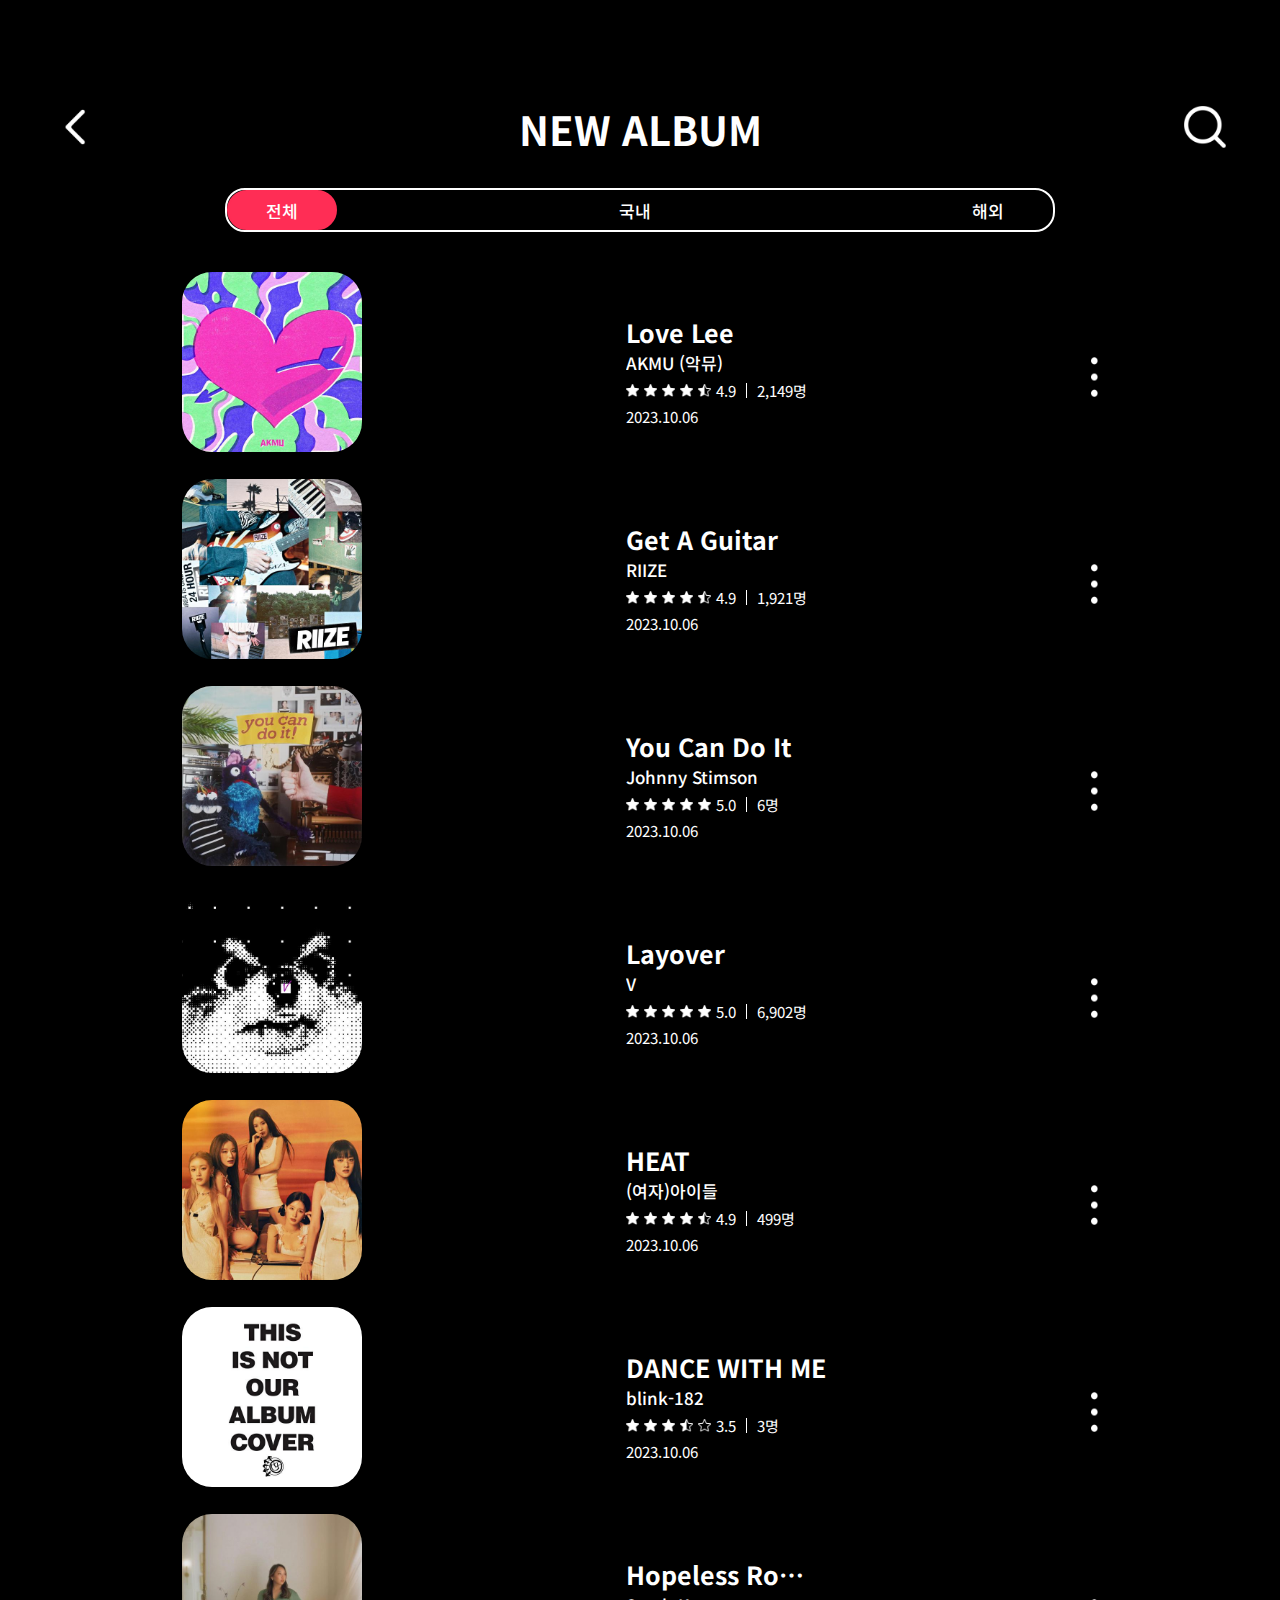
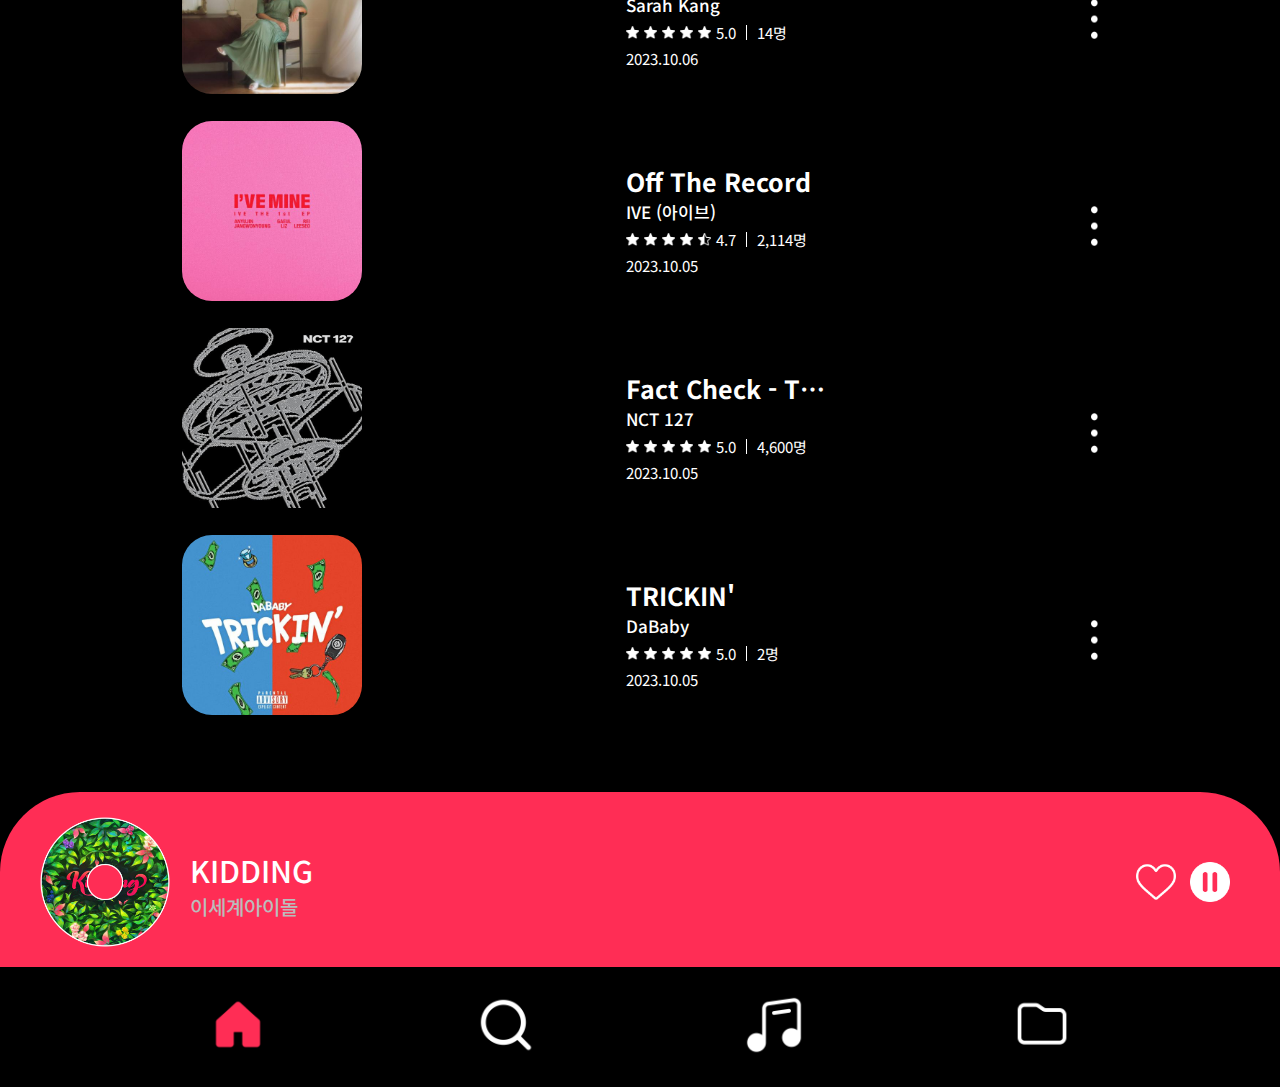
<file: album.html>
<!DOCTYPE html>
<html lang="ko">
<head>
    <meta charset="UTF-8">
    <meta name="viewport" content="width=device-width, initial-scale=1.0">
    <title>new album</title>
    <link rel="stylesheet" href="css/reset.css">
    <link rel="stylesheet" href="css/font.css">
    <link rel="stylesheet" href="css/album.css">
    <link rel="stylesheet" href="https://cdn.jsdelivr.net/npm/swiper@10/swiper-bundle.min.css" />
    <script src="https://cdn.jsdelivr.net/npm/swiper@10/swiper-bundle.min.js"></script>
    <script src="js/jquery-3.7.0.min.js"></script>
    <script src="js/jquery-ui.min.js"></script>
    <script src="js/album.js"></script>

</head>
<body>
    <div id="wrap">
        <!-- header -->
        <header>
            <div class="playlist_title">
                <div class="back">
                    <a href="main.html">
                        <img src="img/icon/back.png" alt="">
                    </a>
                </div>
                <div class="title">
                    <h2>NEW ALBUM</h2>
                </div>
                <div class="profile">
                    <a href="search.html"><img src="img/icon/search.png" alt=""></a>
                </div>
            </div>
        </header>

        <!-- new album -->
        <div class="new_album">
            <div class="new_album_tab">
                <nav class="tab">
                    <ul>
                        <li class="on"><button>전체</button></li>
                        <li><button>국내</button></li>
                        <li><button>해외</button></li>
                    </ul>
                </nav>
                <div class="tab_content on">
                    <div class="album">
                        <div class="album_box">
                            <div class="album_box_img">
                                <a href="album1.html">
                                    <img src="img/new-album/new-album1.jpg" alt="">
                                </a>
                            </div>
                            <div class="album_box_txt">
                                <p class="title">Love Lee</p>
                                <p class="artist">AKMU (악뮤)</p>
                                <div class="star_area">
                                    <div class="star">
                                        <img src="img/icon/star.png" alt="">
                                        <img src="img/icon/star.png" alt="">
                                        <img src="img/icon/star.png" alt="">
                                        <img src="img/icon/star.png" alt="">
                                        <img src="img/icon/star_half.png" alt="">
                                    </div>
                                    <div class="score">4.9</div>
                                    <span></span>
                                    <div class="like">2,149명</div>
                                </div>
                                <p class="month">2023.10.06</p>
                            </div>
                            <div class="more">
                                <a href="album1.html">
                                    <img src="img/icon/more.png" alt="">
                                </a>
                            </div>
                        </div>
                    </div>
                    <div class="album">
                        <div class="album_box">
                            <div class="album_box_img">
                                <a href="album2.html">
                                    <img src="img/new-album/new-album2.jpg" alt="">
                                </a>
                            </div>
                            <div class="album_box_txt">
                                <p class="title">Get A Guitar</p>
                                <p class="artist">RIIZE</p>
                                <div class="star_area">
                                    <div class="star">
                                        <img src="img/icon/star.png" alt="">
                                        <img src="img/icon/star.png" alt="">
                                        <img src="img/icon/star.png" alt="">
                                        <img src="img/icon/star.png" alt="">
                                        <img src="img/icon/star_half.png" alt="">
                                    </div>
                                    <div class="score">4.9</div>
                                    <span></span>
                                    <div class="like">1,921명</div>
                                </div>
                                <p class="month">2023.10.06</p>
                            </div>
                            <div class="more">
                                <a href="album2.html">
                                    <img src="img/icon/more.png" alt="">
                                </a>
                            </div>
                        </div>
                    </div>
                    <div class="album">
                        <div class="album_box">
                            <div class="album_box_img">
                                <img src="img/new-album/new-album6.jpg" alt="">
                            </div>
                            <div class="album_box_txt">
                                <p class="title">You Can Do It</p>
                                <p class="artist">Johnny Stimson</p>
                                <div class="star_area">

                                    <div class="star">
                                        <img src="img/icon/star.png" alt="">
                                        <img src="img/icon/star.png" alt="">
                                        <img src="img/icon/star.png" alt="">
                                        <img src="img/icon/star.png" alt="">
                                        <img src="img/icon/star.png" alt="">
                                    </div>
                                    <div class="score">5.0</div>
                                    <span></span>
                                    <div class="like">6명</div>
                                </div>
                                <p class="month">2023.10.06</p>
                            </div>
                            <div class="more">
                                <a href="">
                                    <img src="img/icon/more.png" alt="">
                                </a>
                            </div>
                        </div>
                    </div>
                    <div class="album">
                        <div class="album_box">
                            <div class="album_box_img">
                                <a href="album3.html">
                                    <img src="img/new-album/new-album3.jpg" alt="">
                                </a>
                            </div>
                            <div class="album_box_txt">
                                <p class="title">Layover</p>
                                <p class="artist">V</p>
                                <div class="star_area">
                                    
                                    <div class="star">
                                        <img src="img/icon/star.png" alt="">
                                        <img src="img/icon/star.png" alt="">
                                        <img src="img/icon/star.png" alt="">
                                        <img src="img/icon/star.png" alt="">
                                        <img src="img/icon/star.png" alt="">
                                    </div>
                                    <div class="score">5.0</div>
                                    <span></span>
                                    <div class="like">6,902명</div>
                                </div>
                                <p class="month">2023.10.06</p>
                            </div>
                            <div class="more">
                                <a href="album3.html">
                                    <img src="img/icon/more.png" alt="">
                                </a>
                            </div>
                        </div>
                    </div>
                    <div class="album">
                        <div class="album_box">
                            <div class="album_box_img">
                                <a href="album5.html">
                                    <img src="img/new-album/new-album7.jpg" alt="">
                                </a>
                            </div>
                            <div class="album_box_txt">
                                <p class="title">HEAT</p>
                                <p class="artist">(여자)아이들</p>
                                <div class="star_area">
                                    
                                    <div class="star">
                                        <img src="img/icon/star.png" alt="">
                                        <img src="img/icon/star.png" alt="">
                                        <img src="img/icon/star.png" alt="">
                                        <img src="img/icon/star.png" alt="">
                                        <img src="img/icon/star_half.png" alt="">
                                    </div>
                                    <div class="score">4.9</div>
                                    <span></span>
                                    <div class="like">499명</div>
                                </div>
                                <p class="month">2023.10.06</p>
                            </div>
                            <div class="more">
                                <a href="album5.html">
                                    <img src="img/icon/more.png" alt="">
                                </a>
                            </div>
                        </div>
                    </div>
                    <div class="album">
                        <div class="album_box">
                            <div class="album_box_img">
                                <img src="img/new-album/new-album8.jpg" alt="">
                            </div>
                            <div class="album_box_txt">
                                <p class="title">DANCE WITH ME</p>
                                <p class="artist">blink-182</p>
                                <div class="star_area">
                                    
                                    <div class="star">
                                        <img src="img/icon/star.png" alt="">
                                        <img src="img/icon/star.png" alt="">
                                        <img src="img/icon/star.png" alt="">
                                        <img src="img/icon/star_half.png" alt="">
                                        <img src="img/icon/star_x.png" alt="">
                                    </div>
                                    <div class="score">3.5</div>
                                    <span></span>
                                    <div class="like">3명</div>
                                </div>
                                <p class="month">2023.10.06</p>
                            </div>
                            <div class="more">
                                <a href="">
                                    <img src="img/icon/more.png" alt="">
                                </a>
                            </div>
                        </div>
                    </div>
                    <div class="album">
                        <div class="album_box">
                            <div class="album_box_img">
                                <img src="img/new-album/new-album9.jpg" alt="">
                            </div>
                            <div class="album_box_txt">
                                <p class="title">Hopeless Romantic</p>
                                <p class="artist">Sarah Kang</p>
                                <div class="star_area">
                                    
                                    <div class="star">
                                        <img src="img/icon/star.png" alt="">
                                        <img src="img/icon/star.png" alt="">
                                        <img src="img/icon/star.png" alt="">
                                        <img src="img/icon/star.png" alt="">
                                        <img src="img/icon/star.png" alt="">
                                    </div>
                                    <div class="score">5.0</div>
                                    <span></span>
                                    <div class="like">14명</div>
                                </div>
                                <p class="month">2023.10.06</p>
                            </div>
                            <div class="more">
                                <a href="">
                                    <img src="img/icon/more.png" alt="">
                                </a>
                            </div>
                        </div>
                    </div>
                    <div class="album">
                        <div class="album_box">
                            <div class="album_box_img">
                               <a href="album4.html">
                                    <img src="img/new-album/new-album4.jpg" alt="">
                               </a>
                            </div>
                            <div class="album_box_txt">
                                <p class="title">Off The Record</p>
                                <p class="artist">IVE (아이브)</p>
                                <div class="star_area">
                                    
                                    <div class="star">
                                        <img src="img/icon/star.png" alt="">
                                        <img src="img/icon/star.png" alt="">
                                        <img src="img/icon/star.png" alt="">
                                        <img src="img/icon/star.png" alt="">
                                        <img src="img/icon/star_half.png" alt="">
                                    </div>
                                    <div class="score">4.7</div>
                                    <span></span>
                                    <div class="like">2,114명</div>
                                </div>
                                <p class="month">2023.10.05</p>
                            </div>
                            <div class="more">
                                <a href="album4.html">
                                    <img src="img/icon/more.png" alt="">
                                </a>
                            </div>
                        </div>
                    </div>
                    <div class="album">
                        <div class="album_box">
                            <div class="album_box_img">
                                <img src="img/new-album/new-album5.jpg" alt="">
                            </div>
                            <div class="album_box_txt">
                                <p class="title">Fact Check - The 5th Album</p>
                                <p class="artist">NCT 127</p>
                                <div class="star_area">
                                    
                                    <div class="star">
                                        <img src="img/icon/star.png" alt="">
                                        <img src="img/icon/star.png" alt="">
                                        <img src="img/icon/star.png" alt="">
                                        <img src="img/icon/star.png" alt="">
                                        <img src="img/icon/star.png" alt="">
                                    </div>
                                    <div class="score">5.0</div>
                                    <span></span>
                                    <div class="like">4,600명</div>
                                </div>
                                <p class="month">2023.10.05</p>
                            </div>
                            <div class="more">
                                <a href="">
                                    <img src="img/icon/more.png" alt="">
                                </a>
                            </div>
                        </div>
                    </div>
                    <div class="album">
                        <div class="album_box">
                            <div class="album_box_img">
                                <img src="img/new-album/new-album10.jpg" alt="">
                            </div>
                            <div class="album_box_txt">
                                <p class="title">TRICKIN'</p>
                                <p class="artist">DaBaby</p>
                                <div class="star_area">
                                    
                                    <div class="star">
                                        <img src="img/icon/star.png" alt="">
                                        <img src="img/icon/star.png" alt="">
                                        <img src="img/icon/star.png" alt="">
                                        <img src="img/icon/star.png" alt="">
                                        <img src="img/icon/star.png" alt="">
                                    </div>
                                    <div class="score">5.0</div>
                                    <span></span>
                                    <div class="like">2명</div>
                                </div>
                                <p class="month">2023.10.05</p>
                            </div>
                            <div class="more">
                                <a href="">
                                    <img src="img/icon/more.png" alt="">
                                </a>
                            </div>
                        </div>
                    </div>
                </div>
                <div class="tab_content">
                    <div class="album">
                        <div class="album_box">
                            <div class="album_box_img">
                                <img src="img/new-album/new-album1.jpg" alt="">
                            </div>
                            <div class="album_box_txt">
                                <p class="title">Love Lee</p>
                                <p class="artist">AKMU (악뮤)</p>
                                <div class="star_area">
                                    <div class="star">
                                        <img src="img/icon/star.png" alt="">
                                        <img src="img/icon/star.png" alt="">
                                        <img src="img/icon/star.png" alt="">
                                        <img src="img/icon/star.png" alt="">
                                        <img src="img/icon/star_half.png" alt="">
                                    </div>
                                    <div class="score">4.9</div>
                                    <span></span>
                                    <div class="like">2,149명</div>
                                </div>
                                <p class="month">2023.10.06</p>
                            </div>
                            <div class="more">
                                <a href="">
                                    <img src="img/icon/more.png" alt="">
                                </a>
                            </div>
                        </div>
                    </div>
                    <div class="album">
                        <div class="album_box">
                            <div class="album_box_img">
                                <img src="img/new-album/new-album2.jpg" alt="">
                            </div>
                            <div class="album_box_txt">
                                <p class="title">Get A Guitar</p>
                                <p class="artist">RIIZE</p>
                                <div class="star_area">
                                    <div class="star">
                                        <img src="img/icon/star.png" alt="">
                                        <img src="img/icon/star.png" alt="">
                                        <img src="img/icon/star.png" alt="">
                                        <img src="img/icon/star.png" alt="">
                                        <img src="img/icon/star_half.png" alt="">
                                    </div>
                                    <div class="score">4.9</div>
                                    <span></span>
                                    <div class="like">1,921명</div>
                                </div>
                                <p class="month">2023.10.06</p>
                            </div>
                            <div class="more">
                                <a href="">
                                    <img src="img/icon/more.png" alt="">
                                </a>
                            </div>
                        </div>
                    </div>
                    <div class="album">
                        <div class="album_box">
                            <div class="album_box_img">
                                <img src="img/new-album/new-album3.jpg" alt="">
                            </div>
                            <div class="album_box_txt">
                                <p class="title">Layover</p>
                                <p class="artist">V</p>
                                <div class="star_area">
                                    
                                    <div class="star">
                                        <img src="img/icon/star.png" alt="">
                                        <img src="img/icon/star.png" alt="">
                                        <img src="img/icon/star.png" alt="">
                                        <img src="img/icon/star.png" alt="">
                                        <img src="img/icon/star.png" alt="">
                                    </div>
                                    <div class="score">5.0</div>
                                    <span></span>
                                    <div class="like">6,902명</div>
                                </div>
                                <p class="month">2023.10.06</p>
                            </div>
                            <div class="more">
                                <a href="">
                                    <img src="img/icon/more.png" alt="">
                                </a>
                            </div>
                        </div>
                    </div>
                    <div class="album">
                        <div class="album_box">
                            <div class="album_box_img">
                                <img src="img/new-album/new-album4.jpg" alt="">
                            </div>
                            <div class="album_box_txt">
                                <p class="title">Off The Record</p>
                                <p class="artist">IVE (아이브)</p>
                                <div class="star_area">
                                    
                                    <div class="star">
                                        <img src="img/icon/star.png" alt="">
                                        <img src="img/icon/star.png" alt="">
                                        <img src="img/icon/star.png" alt="">
                                        <img src="img/icon/star.png" alt="">
                                        <img src="img/icon/star_half.png" alt="">
                                    </div>
                                    <div class="score">4.7</div>
                                    <span></span>
                                    <div class="like">2,114명</div>
                                </div>
                                <p class="month">2023.10.05</p>
                            </div>
                            <div class="more">
                                <a href="">
                                    <img src="img/icon/more.png" alt="">
                                </a>
                            </div>
                        </div>
                    </div>
                    <div class="album">
                        <div class="album_box">
                            <div class="album_box_img">
                                <img src="img/new-album/new-album5.jpg" alt="">
                            </div>
                            <div class="album_box_txt">
                                <p class="title">Fact Check - The 5th Album</p>
                                <p class="artist">NCT 127</p>
                                <div class="star_area">
                                    
                                    <div class="star">
                                        <img src="img/icon/star.png" alt="">
                                        <img src="img/icon/star.png" alt="">
                                        <img src="img/icon/star.png" alt="">
                                        <img src="img/icon/star.png" alt="">
                                        <img src="img/icon/star.png" alt="">
                                    </div>
                                    <div class="score">5.0</div>
                                    <span></span>
                                    <div class="like">4,600명</div>
                                </div>
                                <p class="month">2023.10.05</p>
                            </div>
                            <div class="more">
                                <a href="">
                                    <img src="img/icon/more.png" alt="">
                                </a>
                            </div>
                        </div>
                    </div>
                </div>
                <div class="tab_content">
                    <div class="album">
                        <div class="album_box">
                            <div class="album_box_img">
                                <img src="img/new-album/new-album6.jpg" alt="">
                            </div>
                            <div class="album_box_txt">
                                <p class="title">You Can Do It</p>
                                <p class="artist">Johnny Stimson</p>
                                <div class="star_area">

                                    <div class="star">
                                        <img src="img/icon/star.png" alt="">
                                        <img src="img/icon/star.png" alt="">
                                        <img src="img/icon/star.png" alt="">
                                        <img src="img/icon/star.png" alt="">
                                        <img src="img/icon/star.png" alt="">
                                    </div>
                                    <div class="score">5.0</div>
                                    <span></span>
                                    <div class="like">6명</div>
                                </div>
                                <p class="month">2023.10.06</p>
                            </div>
                            <div class="more">
                                <a href="">
                                    <img src="img/icon/more.png" alt="">
                                </a>
                            </div>
                        </div>
                    </div>
                    <div class="album">
                        <div class="album_box">
                            <div class="album_box_img">
                                <img src="img/new-album/new-album7.jpg" alt="">
                            </div>
                            <div class="album_box_txt">
                                <p class="title">HEAT</p>
                                <p class="artist">(여자)아이들</p>
                                <div class="star_area">
                                    
                                    <div class="star">
                                        <img src="img/icon/star.png" alt="">
                                        <img src="img/icon/star.png" alt="">
                                        <img src="img/icon/star.png" alt="">
                                        <img src="img/icon/star.png" alt="">
                                        <img src="img/icon/star_half.png" alt="">
                                    </div>
                                    <div class="score">4.9</div>
                                    <span></span>
                                    <div class="like">499명</div>
                                </div>
                                <p class="month">2023.10.06</p>
                            </div>
                            <div class="more">
                                <a href="">
                                    <img src="img/icon/more.png" alt="">
                                </a>
                            </div>
                        </div>
                    </div>
                    <div class="album">
                        <div class="album_box">
                            <div class="album_box_img">
                                <img src="img/new-album/new-album8.jpg" alt="">
                            </div>
                            <div class="album_box_txt">
                                <p class="title">DANCE WITH ME</p>
                                <p class="artist">blink-182</p>
                                <div class="star_area">
                                    
                                    <div class="star">
                                        <img src="img/icon/star.png" alt="">
                                        <img src="img/icon/star.png" alt="">
                                        <img src="img/icon/star.png" alt="">
                                        <img src="img/icon/star_half.png" alt="">
                                        <img src="img/icon/star_x.png" alt="">
                                    </div>
                                    <div class="score">3.5</div>
                                    <span></span>
                                    <div class="like">3명</div>
                                </div>
                                <p class="month">2023.10.06</p>
                            </div>
                            <div class="more">
                                <a href="">
                                    <img src="img/icon/more.png" alt="">
                                </a>
                            </div>
                        </div>
                    </div>
                    <div class="album">
                        <div class="album_box">
                            <div class="album_box_img">
                                <img src="img/new-album/new-album9.jpg" alt="">
                            </div>
                            <div class="album_box_txt">
                                <p class="title">Hopeless Romantic</p>
                                <p class="artist">Sarah Kang</p>
                                <div class="star_area">
                                    
                                    <div class="star">
                                        <img src="img/icon/star.png" alt="">
                                        <img src="img/icon/star.png" alt="">
                                        <img src="img/icon/star.png" alt="">
                                        <img src="img/icon/star.png" alt="">
                                        <img src="img/icon/star.png" alt="">
                                    </div>
                                    <div class="score">5.0</div>
                                    <span></span>
                                    <div class="like">14명</div>
                                </div>
                                <p class="month">2023.10.06</p>
                            </div>
                            <div class="more">
                                <a href="">
                                    <img src="img/icon/more.png" alt="">
                                </a>
                            </div>
                        </div>
                    </div>
                    <div class="album">
                        <div class="album_box">
                            <div class="album_box_img">
                                <img src="img/new-album/new-album10.jpg" alt="">
                            </div>
                            <div class="album_box_txt">
                                <p class="title">TRICKIN'</p>
                                <p class="artist">DaBaby</p>
                                <div class="star_area">
                                    
                                    <div class="star">
                                        <img src="img/icon/star.png" alt="">
                                        <img src="img/icon/star.png" alt="">
                                        <img src="img/icon/star.png" alt="">
                                        <img src="img/icon/star.png" alt="">
                                        <img src="img/icon/star.png" alt="">
                                    </div>
                                    <div class="score">5.0</div>
                                    <span></span>
                                    <div class="like">2명</div>
                                </div>
                                <p class="month">2023.10.05</p>
                            </div>
                            <div class="more">
                                <a href="">
                                    <img src="img/icon/more.png" alt="">
                                </a>
                            </div>
                        </div>
                    </div>
                </div>
            </div>
        </div>
    </div>
        <!-- play_music -->
        <div class="play_music">
            <a href="play.html">
                <div class="play">
                    <div class="play_album">
                        <img src="img/album_play/album_play1.png" alt="">
                    </div>
                    <div class="play_txt">
                        <p>KIDDING</p>
                        <p>이세계아이돌</p>
                    </div>
                    <div class="play_icon">
                        <img id="heart" src="img/icon/heart_w.png" alt="">
                        <img id="heart_btn" src="img/icon/heart_w_btn.png" alt="">
                        <img id="pause" src="img/icon/pause-button.png" alt="">
                        <img id="pause_btn" src="img/icon/play-button.png" alt="">
                    </div>
                </div>
            </a>
        </div>

        <!-- footer -->
        <footer>
            <div class="footer_icon">
                <div class="home_icon">
                    <a href="main.html">
                        <img src="img/icon/home_btn.png" alt="">
                    </a>
                </div>
                <div class="search_icon">
                    <a href="search.html">
                        <img src="img/icon/search.png" alt="">
                    </a>
                </div>
                <div class="list_icon">
                    <a href="playlist.html">
                        <img src="img/icon/music.png" alt="">
                    </a>
                </div>
                <div class="folder_icon">
                    <a href="storage.html">
                        <img src="img/icon/folder.png" alt="">
                    </a>
                </div>
            </div>
        </footer>
</body>
</html>
</file>
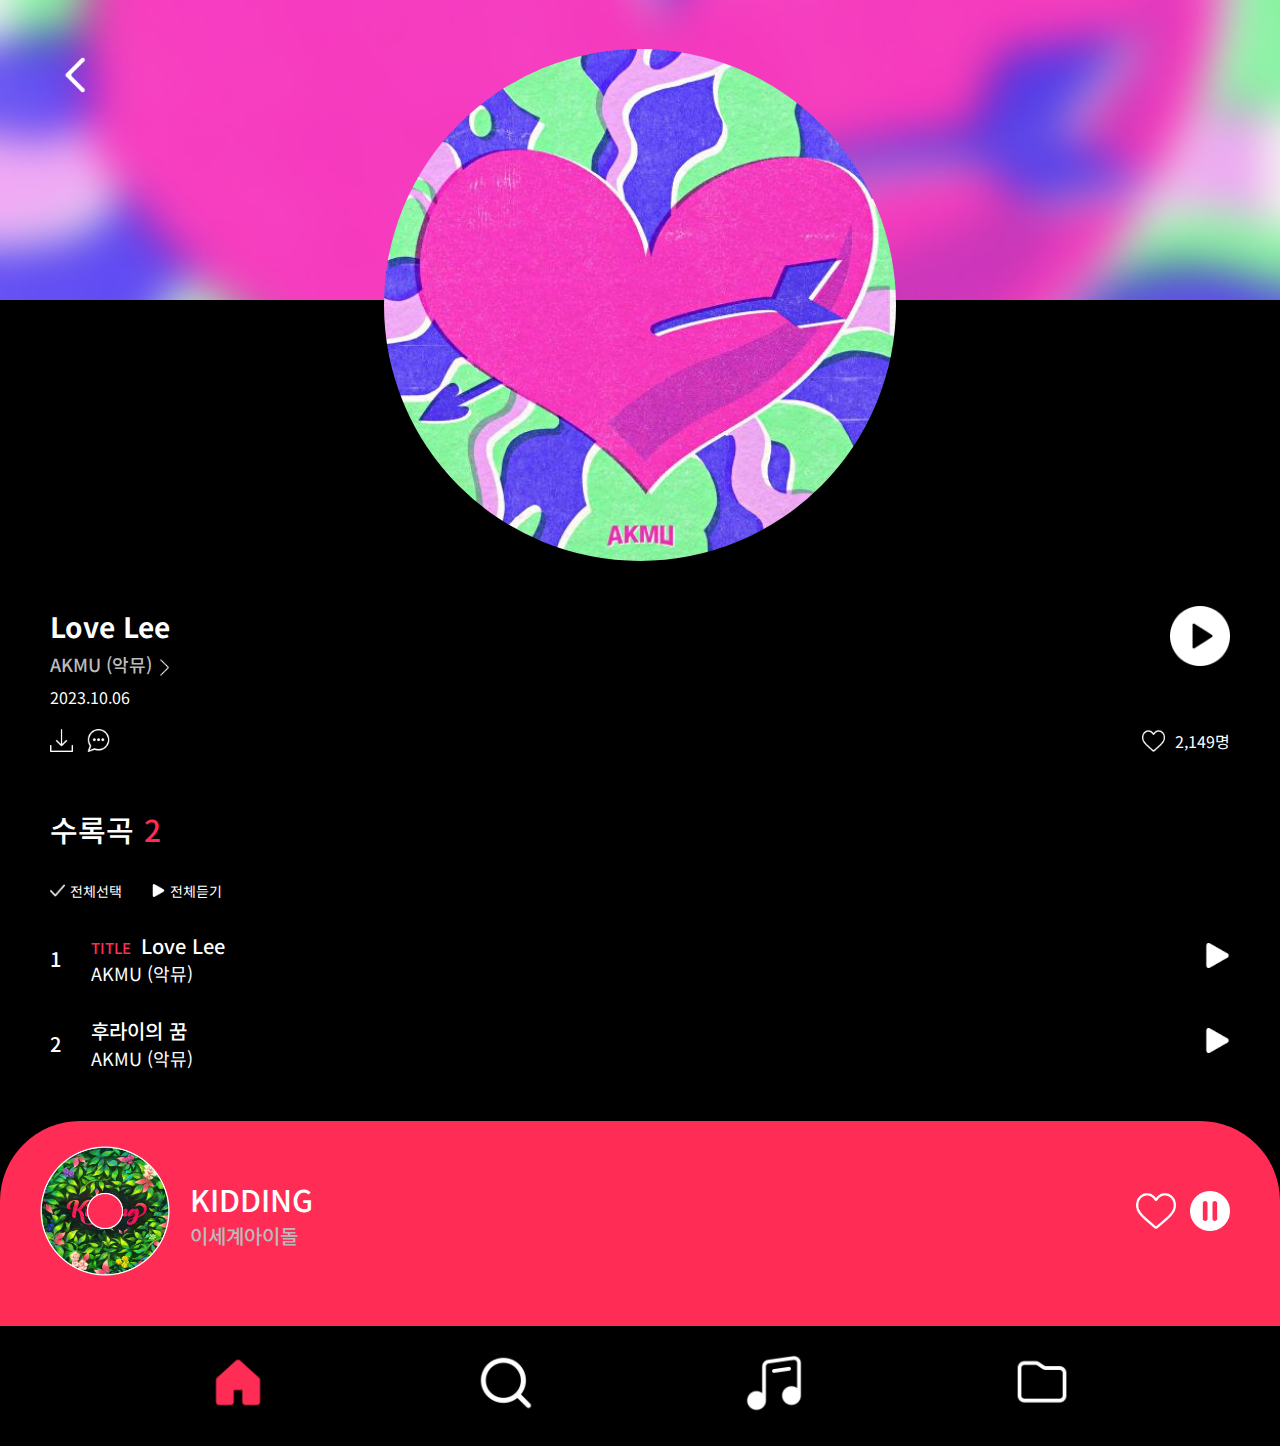
<file: album1.html>
<!DOCTYPE html>
<html lang="ko">
<head>
    <meta charset="UTF-8">
    <meta name="viewport" content="width=device-width, initial-scale=1.0">
    <title>albumdetail</title>
    <link rel="stylesheet" href="css/reset.css">
    <link rel="stylesheet" href="css/font.css">
    <link rel="stylesheet" href="css/albumdetail.css">
    <link rel="stylesheet" href="https://cdn.jsdelivr.net/npm/swiper@10/swiper-bundle.min.css" />
    <script src="https://cdn.jsdelivr.net/npm/swiper@10/swiper-bundle.min.js"></script>
    <script src="js/jquery-3.7.0.min.js"></script>
    <script src="js/jquery-ui.min.js"></script>
    <script src="js/albumdetail.js"></script>

</head>
<body>
    <div class="top_img">
        <img src="img/new-album/new-album1-1.jpg" alt="">
    </div>
    <!-- album -->
    <div class="album">
        <img src="img/new-album/new-album1.jpg" alt="">
    </div>
    <!-- wrap -->
    <div id="wrap">
        <!-- header -->
        <header>
            <div class="playlist_title">
                <div class="back">
                    <a href="main.html">
                        <img src="img/icon/back.png" alt="">
                    </a>
                </div>
            </div>
        </header>

        <!-- album_area -->
        <div class="album_area">
            <div class="album_txt">
                <p>Love Lee</p>
                <p>AKMU (악뮤)<img src="img/icon/left.png" alt=""></p>
                <p>2023.10.06</p>
            </div>
            <div class="album_play">
                <a href="#">
                    <img src="img/icon/play-button.png" alt="">
                </a>
            </div>
        </div>
        <!-- album_icon -->
        <div class="album_icon">
            <div class="left_icon">
                <a href="#"><img src="img/icon/download.png" alt=""></a>
                <a href="#"><img src="img/icon/chat.png" alt=""></a>
            </div>
            <div class="right_icon">
                <a href="#">
                    <img src="img/icon/heart_w.png" alt="">
                    <p>2,149명</p>
                </a>
            </div>
        </div>

        <!-- music -->
        <div class="music">
            <h2>수록곡<span>2</span></h2>
            <div class="play">
                <div class="selection">
                   <a href="#">
                        <img src="img/icon/checkmark.png" alt="">
                        <p>전체선택</p>
                   </a>
                </div>
                <div class="listen">
                    <a href="#">
                         <img src="img/icon/play.png" alt="">
                         <p>전체듣기</p>
                    </a>
                 </div>
            </div>
            <div class="music_list">
                <div class="music_box">
                    <p class="num">1</p>
                    <div class="music_txt">
                        <p><span>TITLE</span>Love Lee</p>
                        <p>AKMU (악뮤)</p>
                    </div>
                </div>
                <a href="#">
                    <img class="music_play" src="img/icon/play.png" alt="">
                </a>
            </div>
            <div class="music_list">
                <div class="music_box">
                    <p class="num">2</p>
                    <div class="music_txt">
                        <p>후라이의 꿈</p>
                        <p>AKMU (악뮤)</p>
                    </div>
                </div>
                <a href="#">
                    <img class="music_play" src="img/icon/play.png" alt="">
                </a>
            </div>
        </div>
    </div>
        <!-- play_music -->
        <div class="play_music">
            <a href="play.html">
                <div class="play">
                    <div class="play_album">
                        <img src="img/album_play/album_play1.png" alt="">
                    </div>
                    <div class="play_txt">
                        <p>KIDDING</p>
                        <p>이세계아이돌</p>
                    </div>
                    <div class="play_icon">
                        <img id="heart" src="img/icon/heart_w.png" alt="">
                        <img id="heart_btn" src="img/icon/heart_w_btn.png" alt="">
                        <img id="pause" src="img/icon/pause-button.png" alt="">
                        <img id="pause_btn" src="img/icon/play-button.png" alt="">
                    </div>
                </div>
            </a>
        </div>

        <!-- footer -->
        <footer>
            <div class="footer_icon">
                <div class="home_icon">
                    <a href="main.html">
                        <img src="img/icon/home_btn.png" alt="">
                    </a>
                </div>
                <div class="search_icon">
                    <a href="search.html">
                        <img src="img/icon/search.png" alt="">
                    </a>
                </div>
                <div class="list_icon">
                    <a href="playlist.html">
                        <img src="img/icon/music.png" alt="">
                    </a>
                </div>
                <div class="folder_icon">
                    <a href="storage.html">
                        <img src="img/icon/folder.png" alt="">
                    </a>
                </div>
            </div>
        </footer>
</body>
</html>
</file>
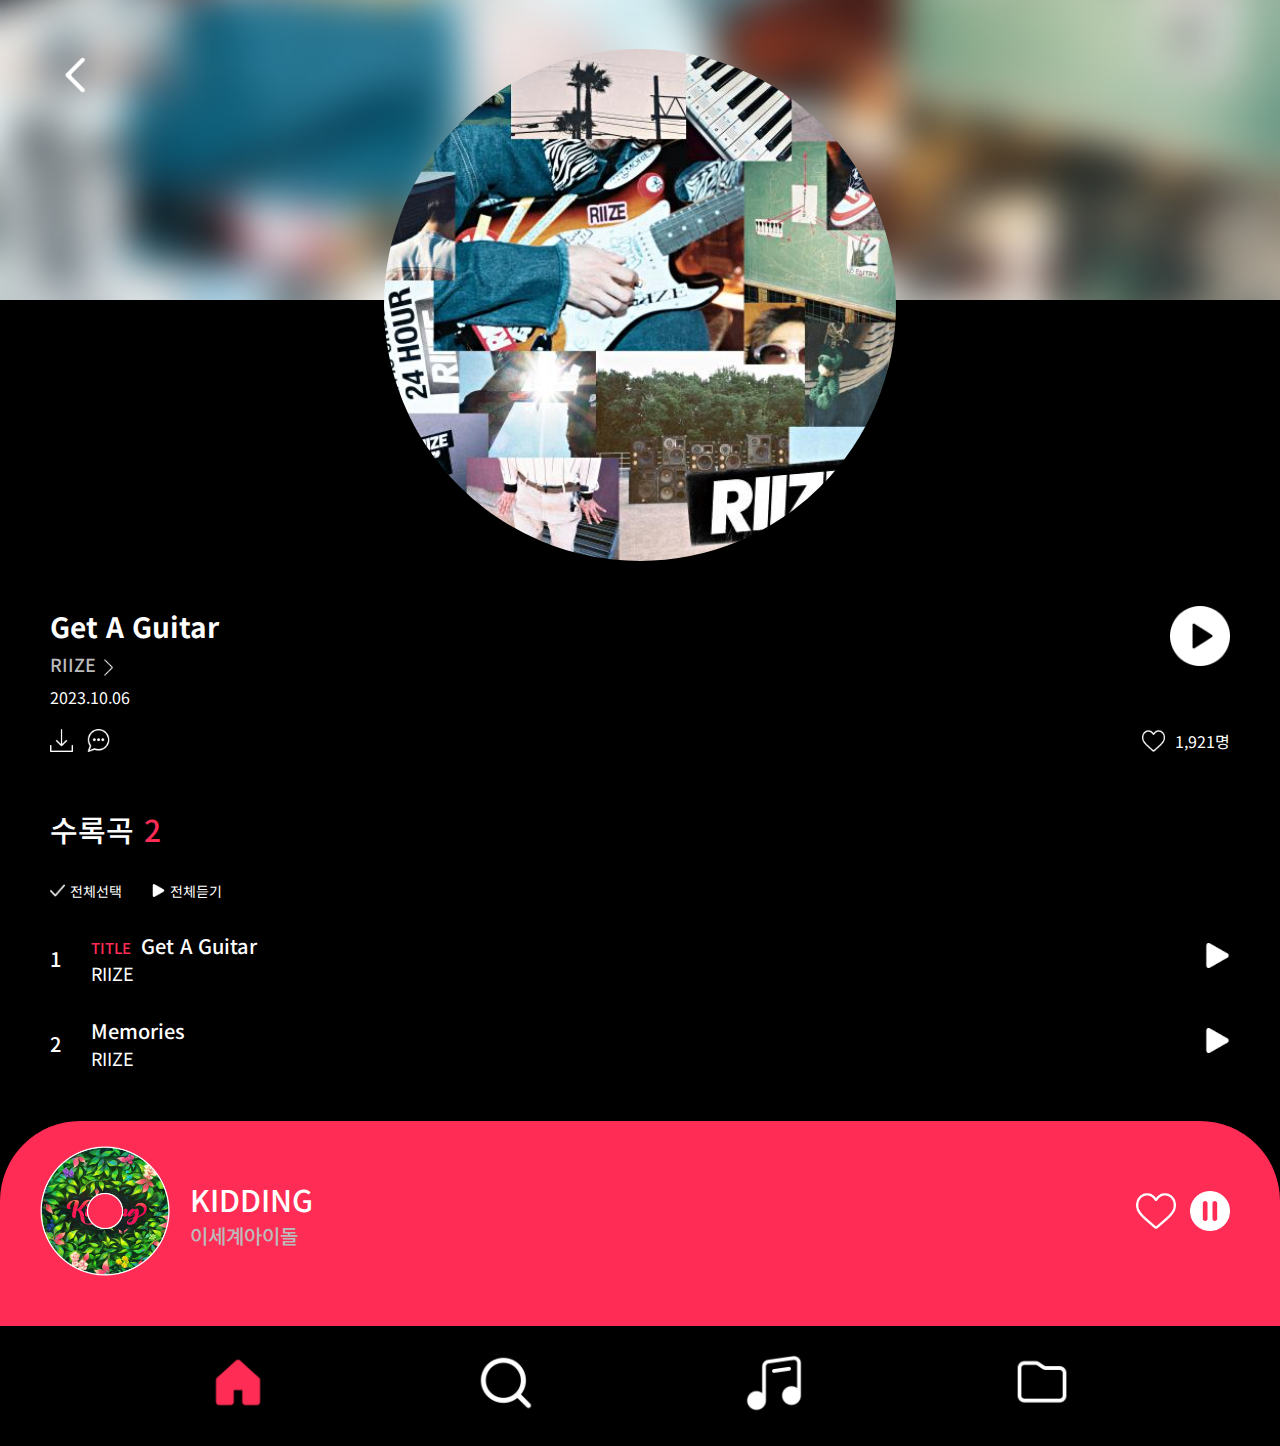
<file: album2.html>
<!DOCTYPE html>
<html lang="ko">
<head>
    <meta charset="UTF-8">
    <meta name="viewport" content="width=device-width, initial-scale=1.0">
    <title>albumdetail</title>
    <link rel="stylesheet" href="css/reset.css">
    <link rel="stylesheet" href="css/font.css">
    <link rel="stylesheet" href="css/albumdetail.css">
    <link rel="stylesheet" href="https://cdn.jsdelivr.net/npm/swiper@10/swiper-bundle.min.css" />
    <script src="https://cdn.jsdelivr.net/npm/swiper@10/swiper-bundle.min.js"></script>
    <script src="js/jquery-3.7.0.min.js"></script>
    <script src="js/jquery-ui.min.js"></script>
    <script src="js/albumdetail.js"></script>

</head>
<body>
    <div class="top_img">
        <img src="img/new-album/new-album2-1.jpg" alt="">
    </div>
    <!-- album -->
    <div class="album">
        <img src="img/new-album/new-album2.jpg" alt="">
    </div>
    <!-- wrap -->
    <div id="wrap">
        <!-- header -->
        <header>
            <div class="playlist_title">
                <div class="back">
                    <a href="main.html">
                        <img src="img/icon/back.png" alt="">
                    </a>
                </div>
            </div>
        </header>

        <!-- album_area -->
        <div class="album_area">
            <div class="album_txt">
                <p>Get A Guitar</p>
                <p>RIIZE<img src="img/icon/left.png" alt=""></p>
                <p>2023.10.06</p>
            </div>
            <div class="album_play">
                <a href="#">
                    <img src="img/icon/play-button.png" alt="">
                </a>
            </div>
        </div>
        <!-- album_icon -->
        <div class="album_icon">
            <div class="left_icon">
                <a href="#"><img src="img/icon/download.png" alt=""></a>
                <a href="#"><img src="img/icon/chat.png" alt=""></a>
            </div>
            <div class="right_icon">
                <a href="#">
                    <img src="img/icon/heart_w.png" alt="">
                    <p>1,921명</p>
                </a>
            </div>
        </div>

        <!-- music -->
        <div class="music">
            <h2>수록곡<span>2</span></h2>
            <div class="play">
                <div class="selection">
                   <a href="#">
                        <img src="img/icon/checkmark.png" alt="">
                        <p>전체선택</p>
                   </a>
                </div>
                <div class="listen">
                    <a href="#">
                         <img src="img/icon/play.png" alt="">
                         <p>전체듣기</p>
                    </a>
                 </div>
            </div>
            <div class="music_list">
                <div class="music_box">
                    <p class="num">1</p>
                    <div class="music_txt">
                        <p><span>TITLE</span>Get A Guitar</p>
                        <p>RIIZE</p>
                    </div>
                </div>
                <a href="#">
                    <img class="music_play" src="img/icon/play.png" alt="">
                </a>
            </div>
            <div class="music_list">
                <div class="music_box">
                    <p class="num">2</p>
                    <div class="music_txt">
                        <p>Memories</p>
                        <p>RIIZE</p>
                    </div>
                </div>
                <a href="#">
                    <img class="music_play" src="img/icon/play.png" alt="">
                </a>
            </div>
        </div>
    </div>
        <!-- play_music -->
        <div class="play_music">
            <a href="play.html">
                <div class="play">
                    <div class="play_album">
                        <img src="img/album_play/album_play1.png" alt="">
                    </div>
                    <div class="play_txt">
                        <p>KIDDING</p>
                        <p>이세계아이돌</p>
                    </div>
                    <div class="play_icon">
                        <img id="heart" src="img/icon/heart_w.png" alt="">
                        <img id="heart_btn" src="img/icon/heart_w_btn.png" alt="">
                        <img id="pause" src="img/icon/pause-button.png" alt="">
                        <img id="pause_btn" src="img/icon/play-button.png" alt="">
                    </div>
                </div>
            </a>
        </div>

        <!-- footer -->
        <footer>
            <div class="footer_icon">
                <div class="home_icon">
                    <a href="main.html">
                        <img src="img/icon/home_btn.png" alt="">
                    </a>
                </div>
                <div class="search_icon">
                    <a href="search.html">
                        <img src="img/icon/search.png" alt="">
                    </a>
                </div>
                <div class="list_icon">
                    <a href="playlist.html">
                        <img src="img/icon/music.png" alt="">
                    </a>
                </div>
                <div class="folder_icon">
                    <a href="storage.html">
                        <img src="img/icon/folder.png" alt="">
                    </a>
                </div>
            </div>
        </footer>
</body>
</html>
</file>
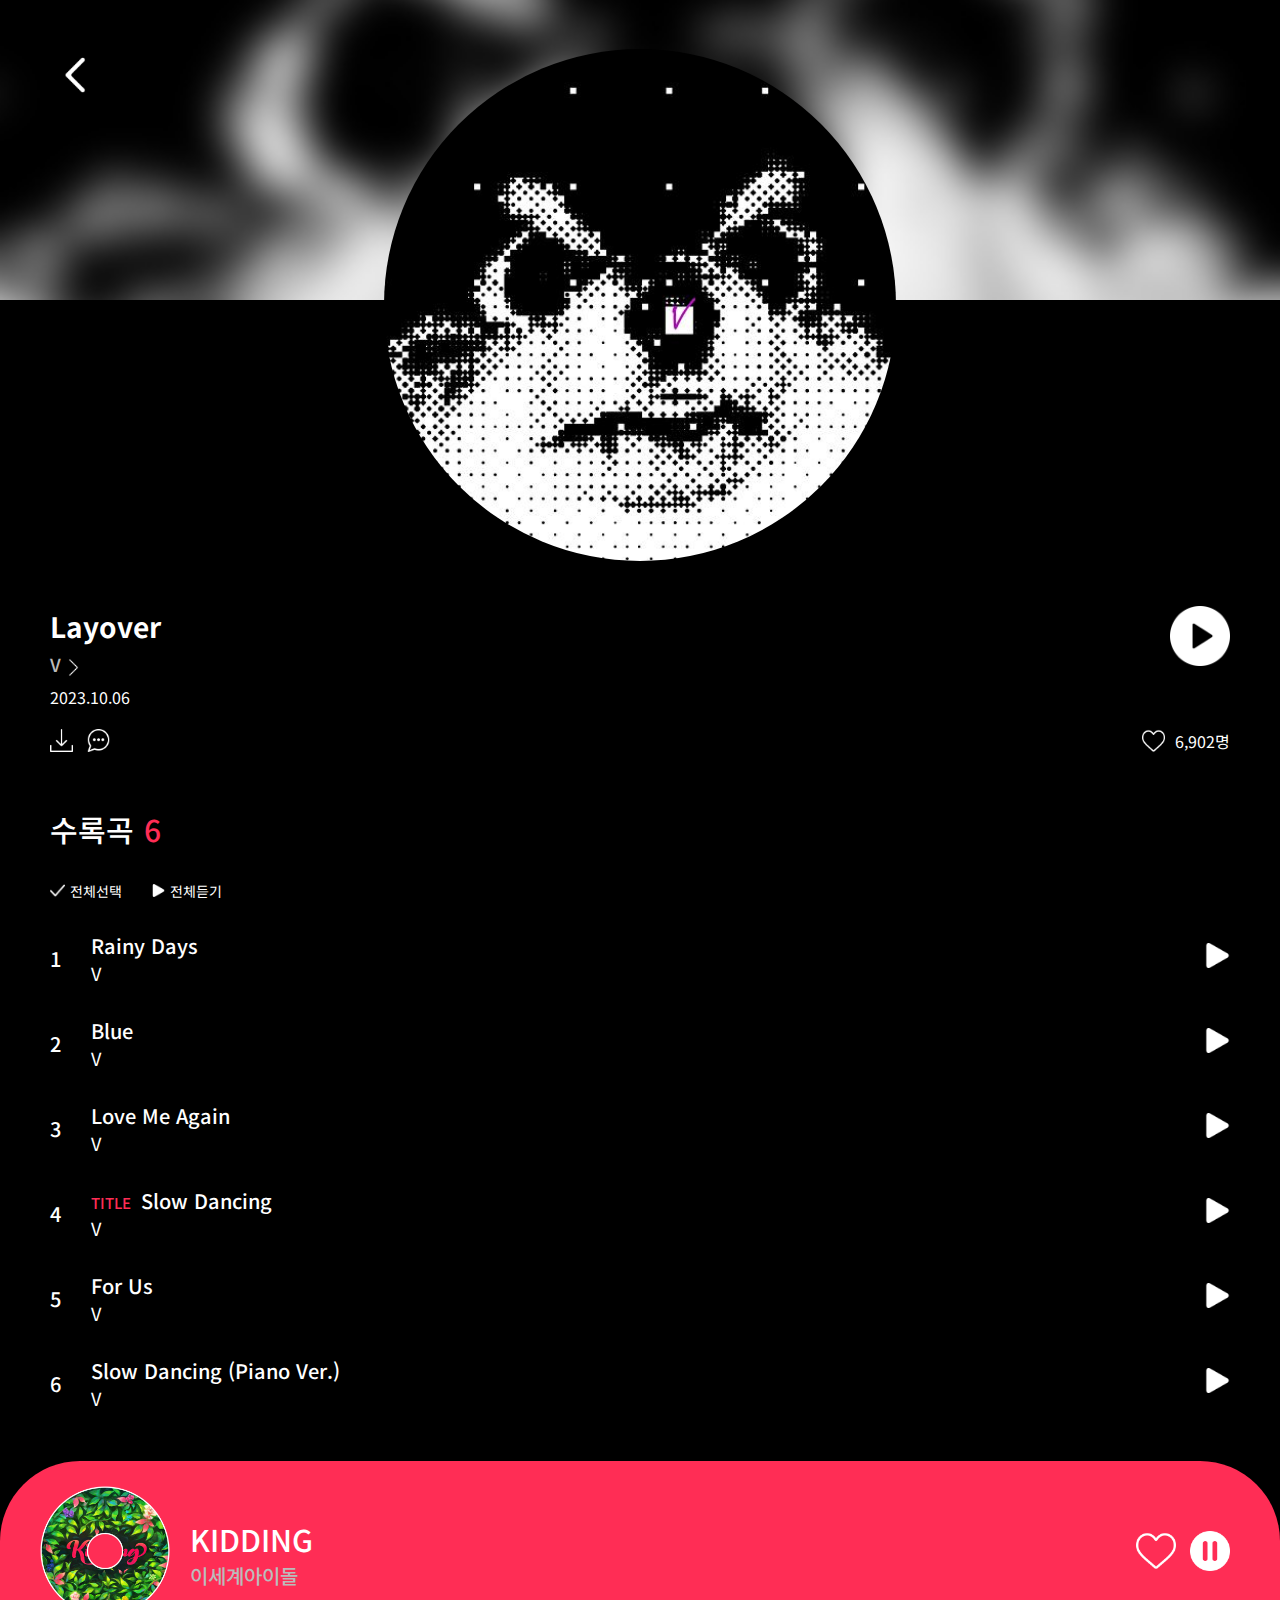
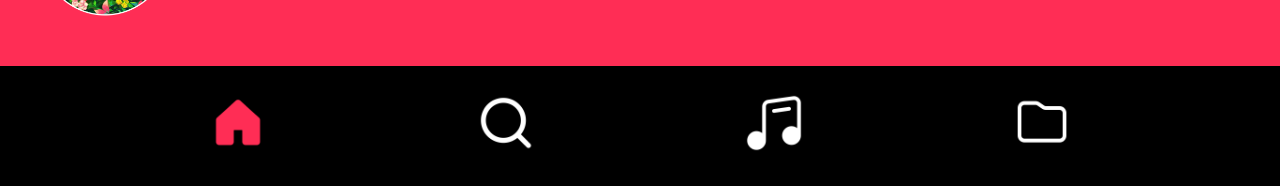
<file: album3.html>
<!DOCTYPE html>
<html lang="ko">
<head>
    <meta charset="UTF-8">
    <meta name="viewport" content="width=device-width, initial-scale=1.0">
    <title>albumdetail</title>
    <link rel="stylesheet" href="css/reset.css">
    <link rel="stylesheet" href="css/font.css">
    <link rel="stylesheet" href="css/albumdetail.css">
    <link rel="stylesheet" href="https://cdn.jsdelivr.net/npm/swiper@10/swiper-bundle.min.css" />
    <script src="https://cdn.jsdelivr.net/npm/swiper@10/swiper-bundle.min.js"></script>
    <script src="js/jquery-3.7.0.min.js"></script>
    <script src="js/jquery-ui.min.js"></script>
    <script src="js/albumdetail.js"></script>

</head>
<body>
    <div class="top_img">
        <img src="img/new-album/new-album3-1.jpg" alt="">
    </div>
    <!-- album -->
    <div class="album">
        <img src="img/new-album/new-album3.jpg" alt="">
    </div>
    <!-- wrap -->
    <div id="wrap">
        <!-- header -->
        <header>
            <div class="playlist_title">
                <div class="back">
                    <a href="main.html">
                        <img src="img/icon/back.png" alt="">
                    </a>
                </div>
            </div>
        </header>

        <!-- album_area -->
        <div class="album_area">
            <div class="album_txt">
                <p>Layover</p>
                <p>V<img src="img/icon/left.png" alt=""></p>
                <p>2023.10.06</p>
            </div>
            <div class="album_play">
                <a href="#">
                    <img src="img/icon/play-button.png" alt="">
                </a>
            </div>
        </div>
        <!-- album_icon -->
        <div class="album_icon">
            <div class="left_icon">
                <a href="#"><img src="img/icon/download.png" alt=""></a>
                <a href="#"><img src="img/icon/chat.png" alt=""></a>
            </div>
            <div class="right_icon">
                <a href="#">
                    <img src="img/icon/heart_w.png" alt="">
                    <p>6,902명</p>
                </a>
            </div>
        </div>

        <!-- music -->
        <div class="music">
            <h2>수록곡<span>6</span></h2>
            <div class="play">
                <div class="selection">
                   <a href="#">
                        <img src="img/icon/checkmark.png" alt="">
                        <p>전체선택</p>
                   </a>
                </div>
                <div class="listen">
                    <a href="#">
                         <img src="img/icon/play.png" alt="">
                         <p>전체듣기</p>
                    </a>
                 </div>
            </div>
            <div class="music_list">
                <div class="music_box">
                    <p class="num">1</p>
                    <div class="music_txt">
                        <p>Rainy Days</p>
                        <p>V</p>
                    </div>
                </div>
                <a href="#">
                    <img class="music_play" src="img/icon/play.png" alt="">
                </a>
            </div>
            <div class="music_list">
                <div class="music_box">
                    <p class="num">2</p>
                    <div class="music_txt">
                        <p>Blue</p>
                        <p>V</p>
                    </div>
                </div>
                <a href="#">
                    <img class="music_play" src="img/icon/play.png" alt="">
                </a>
            </div>
            <div class="music_list">
                <div class="music_box">
                    <p class="num">3</p>
                    <div class="music_txt">
                        <p>Love Me Again</p>
                        <p>V</p>
                    </div>
                </div>
                <a href="#">
                    <img class="music_play" src="img/icon/play.png" alt="">
                </a>
            </div>
            <div class="music_list">
                <div class="music_box">
                    <p class="num">4</p>
                    <div class="music_txt">
                        <p><span>TITLE</span>Slow Dancing</p>
                        <p>V</p>
                    </div>
                </div>
                <a href="#">
                    <img class="music_play" src="img/icon/play.png" alt="">
                </a>
            </div>
            <div class="music_list">
                <div class="music_box">
                    <p class="num">5</p>
                    <div class="music_txt">
                        <p>For Us</p>
                        <p>V</p>
                    </div>
                </div>
                <a href="#">
                    <img class="music_play" src="img/icon/play.png" alt="">
                </a>
            </div>
            <div class="music_list">
                <div class="music_box">
                    <p class="num">6</p>
                    <div class="music_txt">
                        <p>Slow Dancing (Piano Ver.)</p>
                        <p>V</p>
                    </div>
                </div>
                <a href="#">
                    <img class="music_play" src="img/icon/play.png" alt="">
                </a>
            </div>
        </div>
    </div>
        
    <!-- play_music -->
    <div class="play_music">
        <a href="play.html">
            <div class="play">
                <div class="play_album">
                    <img src="img/album_play/album_play1.png" alt="">
                </div>
                <div class="play_txt">
                    <p>KIDDING</p>
                    <p>이세계아이돌</p>
                </div>
                <div class="play_icon">
                    <img id="heart" src="img/icon/heart_w.png" alt="">
                    <img id="heart_btn" src="img/icon/heart_w_btn.png" alt="">
                    <img id="pause" src="img/icon/pause-button.png" alt="">
                    <img id="pause_btn" src="img/icon/play-button.png" alt="">
                </div>
            </div>
        </a>
    </div>

    <!-- footer -->
    <footer>
        <div class="footer_icon">
            <div class="home_icon">
                <a href="main.html">
                    <img src="img/icon/home_btn.png" alt="">
                </a>
            </div>
            <div class="search_icon">
                <a href="search.html">
                    <img src="img/icon/search.png" alt="">
                </a>
            </div>
            <div class="list_icon">
                <a href="playlist.html">
                    <img src="img/icon/music.png" alt="">
                </a>
            </div>
            <div class="folder_icon">
                <a href="storage.html">
                    <img src="img/icon/folder.png" alt="">
                </a>
            </div>
        </div>
    </footer>
</body>
</html>
</file>
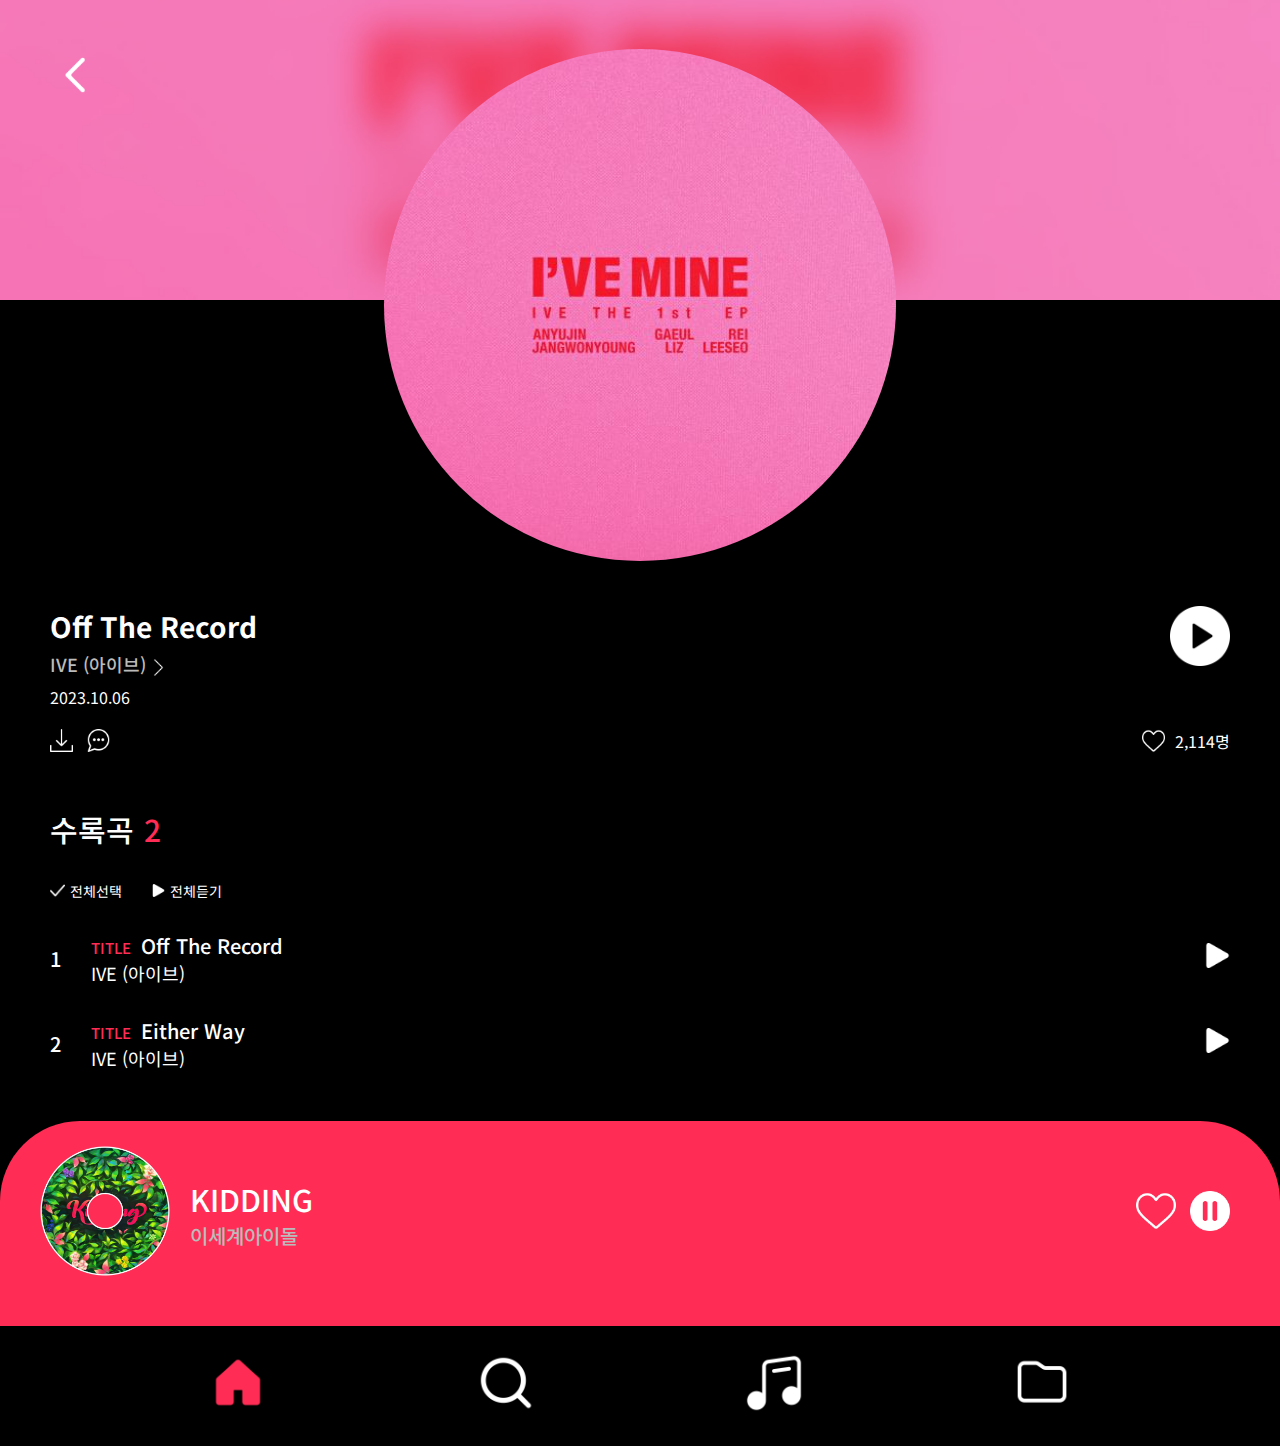
<file: album4.html>
<!DOCTYPE html>
<html lang="ko">
<head>
    <meta charset="UTF-8">
    <meta name="viewport" content="width=device-width, initial-scale=1.0">
    <title>albumdetail</title>
    <link rel="stylesheet" href="css/reset.css">
    <link rel="stylesheet" href="css/font.css">
    <link rel="stylesheet" href="css/albumdetail.css">
    <link rel="stylesheet" href="https://cdn.jsdelivr.net/npm/swiper@10/swiper-bundle.min.css" />
    <script src="https://cdn.jsdelivr.net/npm/swiper@10/swiper-bundle.min.js"></script>
    <script src="js/jquery-3.7.0.min.js"></script>
    <script src="js/jquery-ui.min.js"></script>
    <script src="js/albumdetail.js"></script>

</head>
<body>
    <div class="top_img">
        <img src="img/new-album/new-album4-1.jpg" alt="">
    </div>
    <!-- album -->
    <div class="album">
        <img src="img/new-album/new-album4.jpg" alt="">
    </div>
    <!-- wrap -->
    <div id="wrap">
        <!-- header -->
        <header>
            <div class="playlist_title">
                <div class="back">
                    <a href="main.html">
                        <img src="img/icon/back.png" alt="">
                    </a>
                </div>
            </div>
        </header>

        <!-- album_area -->
        <div class="album_area">
            <div class="album_txt">
                <p>Off The Record</p>
                <p>IVE (아이브)<img src="img/icon/left.png" alt=""></p>
                <p>2023.10.06</p>
            </div>
            <div class="album_play">
                <a href="#">
                    <img src="img/icon/play-button.png" alt="">
                </a>
            </div>
        </div>
        <!-- album_icon -->
        <div class="album_icon">
            <div class="left_icon">
                <a href="#"><img src="img/icon/download.png" alt=""></a>
                <a href="#"><img src="img/icon/chat.png" alt=""></a>
            </div>
            <div class="right_icon">
                <a href="#">
                    <img src="img/icon/heart_w.png" alt="">
                    <p>2,114명</p>
                </a>
            </div>
        </div>

        <!-- music -->
        <div class="music">
            <h2>수록곡<span>2</span></h2>
            <div class="play">
                <div class="selection">
                   <a href="#">
                        <img src="img/icon/checkmark.png" alt="">
                        <p>전체선택</p>
                   </a>
                </div>
                <div class="listen">
                    <a href="#">
                         <img src="img/icon/play.png" alt="">
                         <p>전체듣기</p>
                    </a>
                 </div>
            </div>
            <div class="music_list">
                <div class="music_box">
                    <p class="num">1</p>
                    <div class="music_txt">
                        <p><span>TITLE</span>Off The Record</p>
                        <p>IVE (아이브)</p>
                    </div>
                </div>
                <a href="#">
                    <img class="music_play" src="img/icon/play.png" alt="">
                </a>
            </div>
            <div class="music_list">
                <div class="music_box">
                    <p class="num">2</p>
                    <div class="music_txt">
                        <p><span>TITLE</span>Either Way</p>
                        <p>IVE (아이브)</p>
                    </div>
                </div>
                <a href="#">
                    <img class="music_play" src="img/icon/play.png" alt="">
                </a>
            </div>
        </div>
    </div>
    
    <!-- play_music -->
    <div class="play_music">
        <a href="play.html">
            <div class="play">
                <div class="play_album">
                    <img src="img/album_play/album_play1.png" alt="">
                </div>
                <div class="play_txt">
                    <p>KIDDING</p>
                    <p>이세계아이돌</p>
                </div>
                <div class="play_icon">
                    <img id="heart" src="img/icon/heart_w.png" alt="">
                    <img id="heart_btn" src="img/icon/heart_w_btn.png" alt="">
                    <img id="pause" src="img/icon/pause-button.png" alt="">
                    <img id="pause_btn" src="img/icon/play-button.png" alt="">
                </div>
            </div>
        </a>
    </div>

        <!-- footer -->
        <footer>
            <div class="footer_icon">
                <div class="home_icon">
                    <a href="main.html">
                        <img src="img/icon/home_btn.png" alt="">
                    </a>
                </div>
                <div class="search_icon">
                    <a href="search.html">
                        <img src="img/icon/search.png" alt="">
                    </a>
                </div>
                <div class="list_icon">
                    <a href="playlist.html">
                        <img src="img/icon/music.png" alt="">
                    </a>
                </div>
                <div class="folder_icon">
                    <a href="storage.html">
                        <img src="img/icon/folder.png" alt="">
                    </a>
                </div>
            </div>
        </footer>
</body>
</html>
</file>
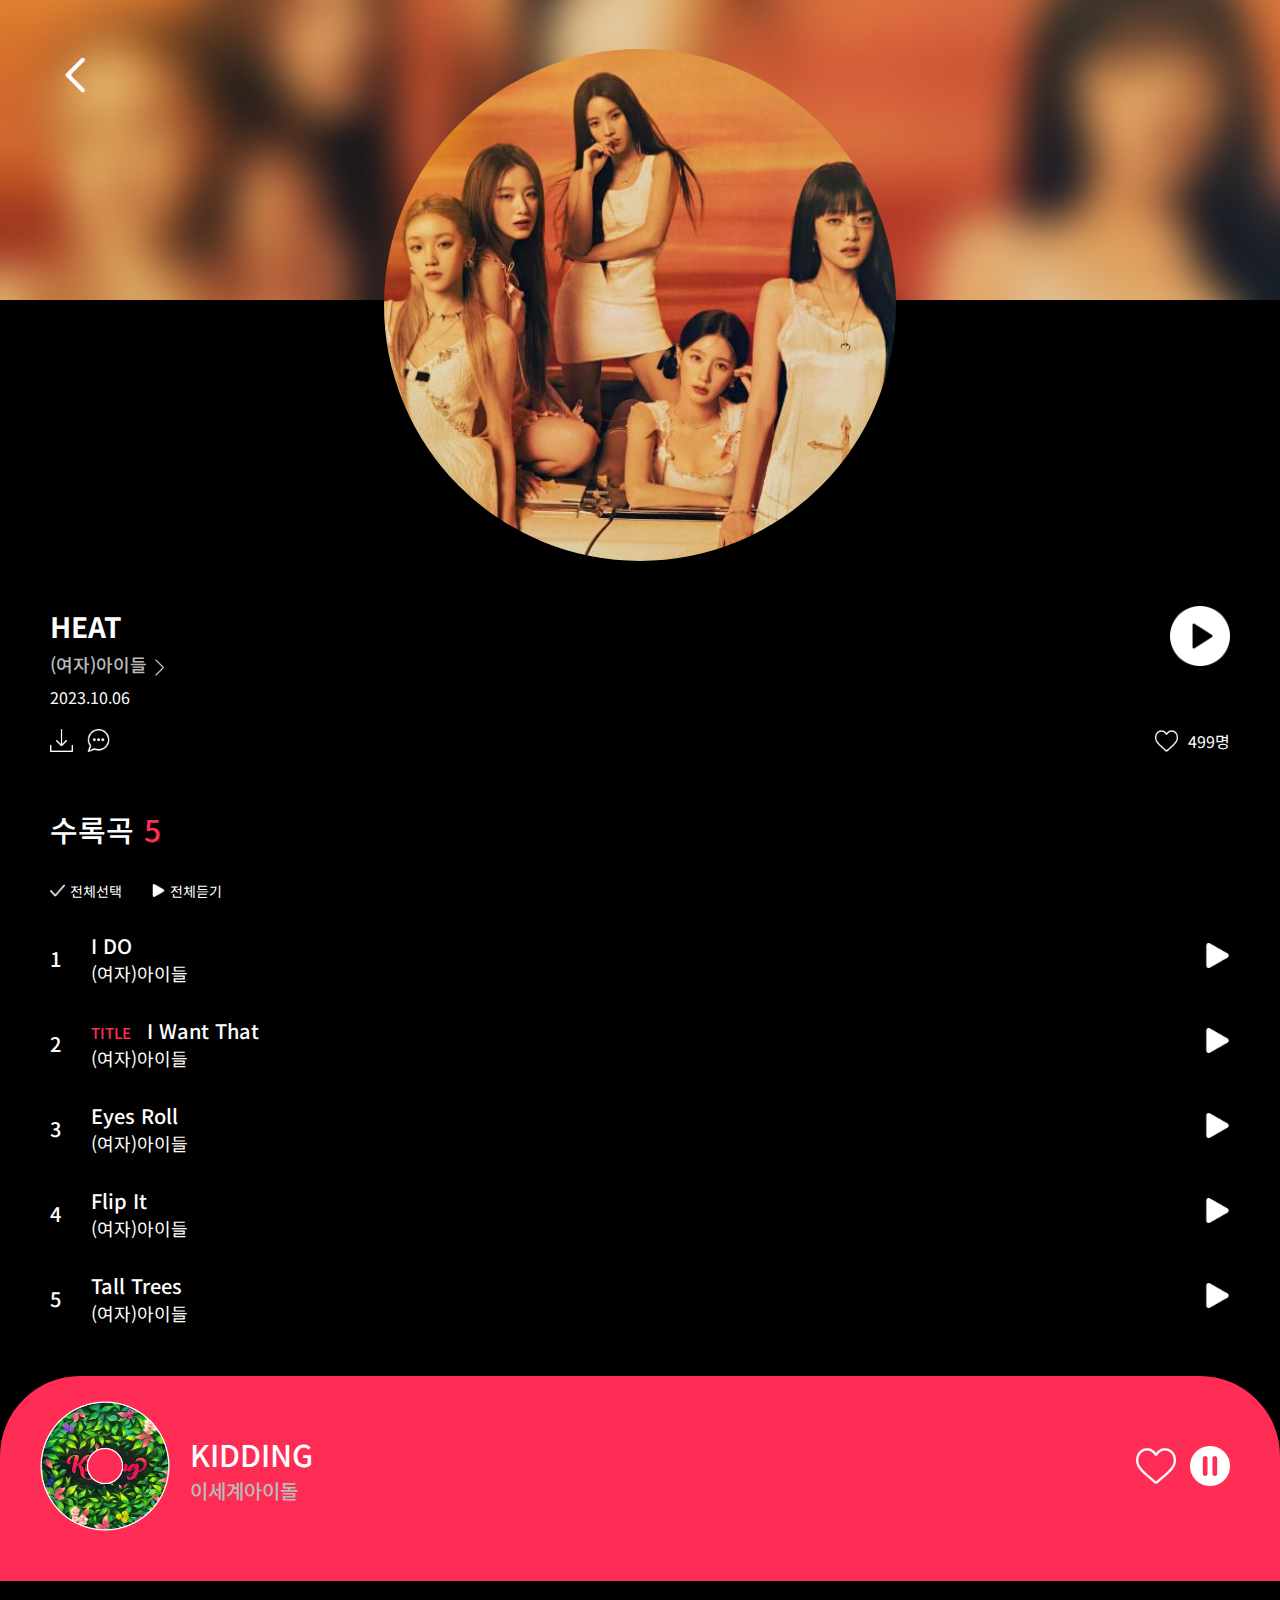
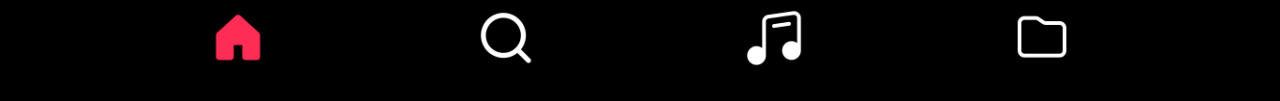
<file: album5.html>
<!DOCTYPE html>
<html lang="ko">
<head>
    <meta charset="UTF-8">
    <meta name="viewport" content="width=device-width, initial-scale=1.0">
    <title>albumdetail</title>
    <link rel="stylesheet" href="css/reset.css">
    <link rel="stylesheet" href="css/font.css">
    <link rel="stylesheet" href="css/albumdetail.css">
    <link rel="stylesheet" href="https://cdn.jsdelivr.net/npm/swiper@10/swiper-bundle.min.css" />
    <script src="https://cdn.jsdelivr.net/npm/swiper@10/swiper-bundle.min.js"></script>
    <script src="js/jquery-3.7.0.min.js"></script>
    <script src="js/jquery-ui.min.js"></script>
    <script src="js/albumdetail.js"></script>

</head>
<body>
    <div class="top_img">
        <img src="img/new-album/new-album7-1.jpg" alt="">
    </div>
    <!-- album -->
    <div class="album">
        <img src="img/new-album/new-album7.jpg" alt="">
    </div>
    <!-- wrap -->
    <div id="wrap">
        <!-- header -->
        <header>
            <div class="playlist_title">
                <div class="back">
                    <a href="main.html">
                        <img src="img/icon/back.png" alt="">
                    </a>
                </div>
            </div>
        </header>

        <!-- album_area -->
        <div class="album_area">
            <div class="album_txt">
                <p>HEAT</p>
                <p>(여자)아이들<img src="img/icon/left.png" alt=""></p>
                <p>2023.10.06</p>
            </div>
            <div class="album_play">
                <a href="#">
                    <img src="img/icon/play-button.png" alt="">
                </a>
            </div>
        </div>
        <!-- album_icon -->
        <div class="album_icon">
            <div class="left_icon">
                <a href="#"><img src="img/icon/download.png" alt=""></a>
                <a href="#"><img src="img/icon/chat.png" alt=""></a>
            </div>
            <div class="right_icon">
                <a href="#">
                    <img src="img/icon/heart_w.png" alt="">
                    <p>499명</p>
                </a>
            </div>
        </div>

        <!-- music -->
        <div class="music">
            <h2>수록곡<span>5</span></h2>
            <div class="play">
                <div class="selection">
                   <a href="#">
                        <img src="img/icon/checkmark.png" alt="">
                        <p>전체선택</p>
                   </a>
                </div>
                <div class="listen">
                    <a href="#">
                         <img src="img/icon/play.png" alt="">
                         <p>전체듣기</p>
                    </a>
                 </div>
            </div>
            <div class="music_list">
                <div class="music_box">
                    <p class="num">1</p>
                    <div class="music_txt">
                        <p>I DO</p>
                        <p>(여자)아이들</p>
                    </div>
                </div>
                <a href="#">
                    <img class="music_play" src="img/icon/play.png" alt="">
                </a>
            </div>
            <div class="music_list">
                <div class="music_box">
                    <p class="num">2</p>
                    <div class="music_txt">
                        <p><span>TITLE</span> I Want That</p>
                        <p>(여자)아이들</p>
                    </div>
                </div>
                <a href="#">
                    <img class="music_play" src="img/icon/play.png" alt="">
                </a>
            </div>
            <div class="music_list">
                <div class="music_box">
                    <p class="num">3</p>
                    <div class="music_txt">
                        <p>Eyes Roll</p>
                        <p>(여자)아이들</p>
                    </div>
                </div>
                <a href="#">
                    <img class="music_play" src="img/icon/play.png" alt="">
                </a>
            </div>
            <div class="music_list">
                <div class="music_box">
                    <p class="num">4</p>
                    <div class="music_txt">
                        <p>Flip It</p>
                        <p>(여자)아이들</p>
                    </div>
                </div>
                <a href="#">
                    <img class="music_play" src="img/icon/play.png" alt="">
                </a>
            </div>
            <div class="music_list">
                <div class="music_box">
                    <p class="num">5</p>
                    <div class="music_txt">
                        <p>Tall Trees</p>
                        <p>(여자)아이들</p>
                    </div>
                </div>
                <a href="#">
                    <img class="music_play" src="img/icon/play.png" alt="">
                </a>
            </div>
        </div>
    </div>
    
    <!-- play_music -->
    <div class="play_music">
        <a href="play.html">
            <div class="play">
                <div class="play_album">
                    <img src="img/album_play/album_play1.png" alt="">
                </div>
                <div class="play_txt">
                    <p>KIDDING</p>
                    <p>이세계아이돌</p>
                </div>
                <div class="play_icon">
                    <img id="heart" src="img/icon/heart_w.png" alt="">
                    <img id="heart_btn" src="img/icon/heart_w_btn.png" alt="">
                    <img id="pause" src="img/icon/pause-button.png" alt="">
                    <img id="pause_btn" src="img/icon/play-button.png" alt="">
                </div>
            </div>
        </a>
    </div>
    
        <!-- footer -->
        <footer>
            <div class="footer_icon">
                <div class="home_icon">
                    <a href="main.html">
                        <img src="img/icon/home_btn.png" alt="">
                    </a>
                </div>
                <div class="search_icon">
                    <a href="search.html">
                        <img src="img/icon/search.png" alt="">
                    </a>
                </div>
                <div class="list_icon">
                    <a href="playlist.html">
                        <img src="img/icon/music.png" alt="">
                    </a>
                </div>
                <div class="folder_icon">
                    <a href="storage.html">
                        <img src="img/icon/folder.png" alt="">
                    </a>
                </div>
            </div>
        </footer>
</body>
</html>
</file>
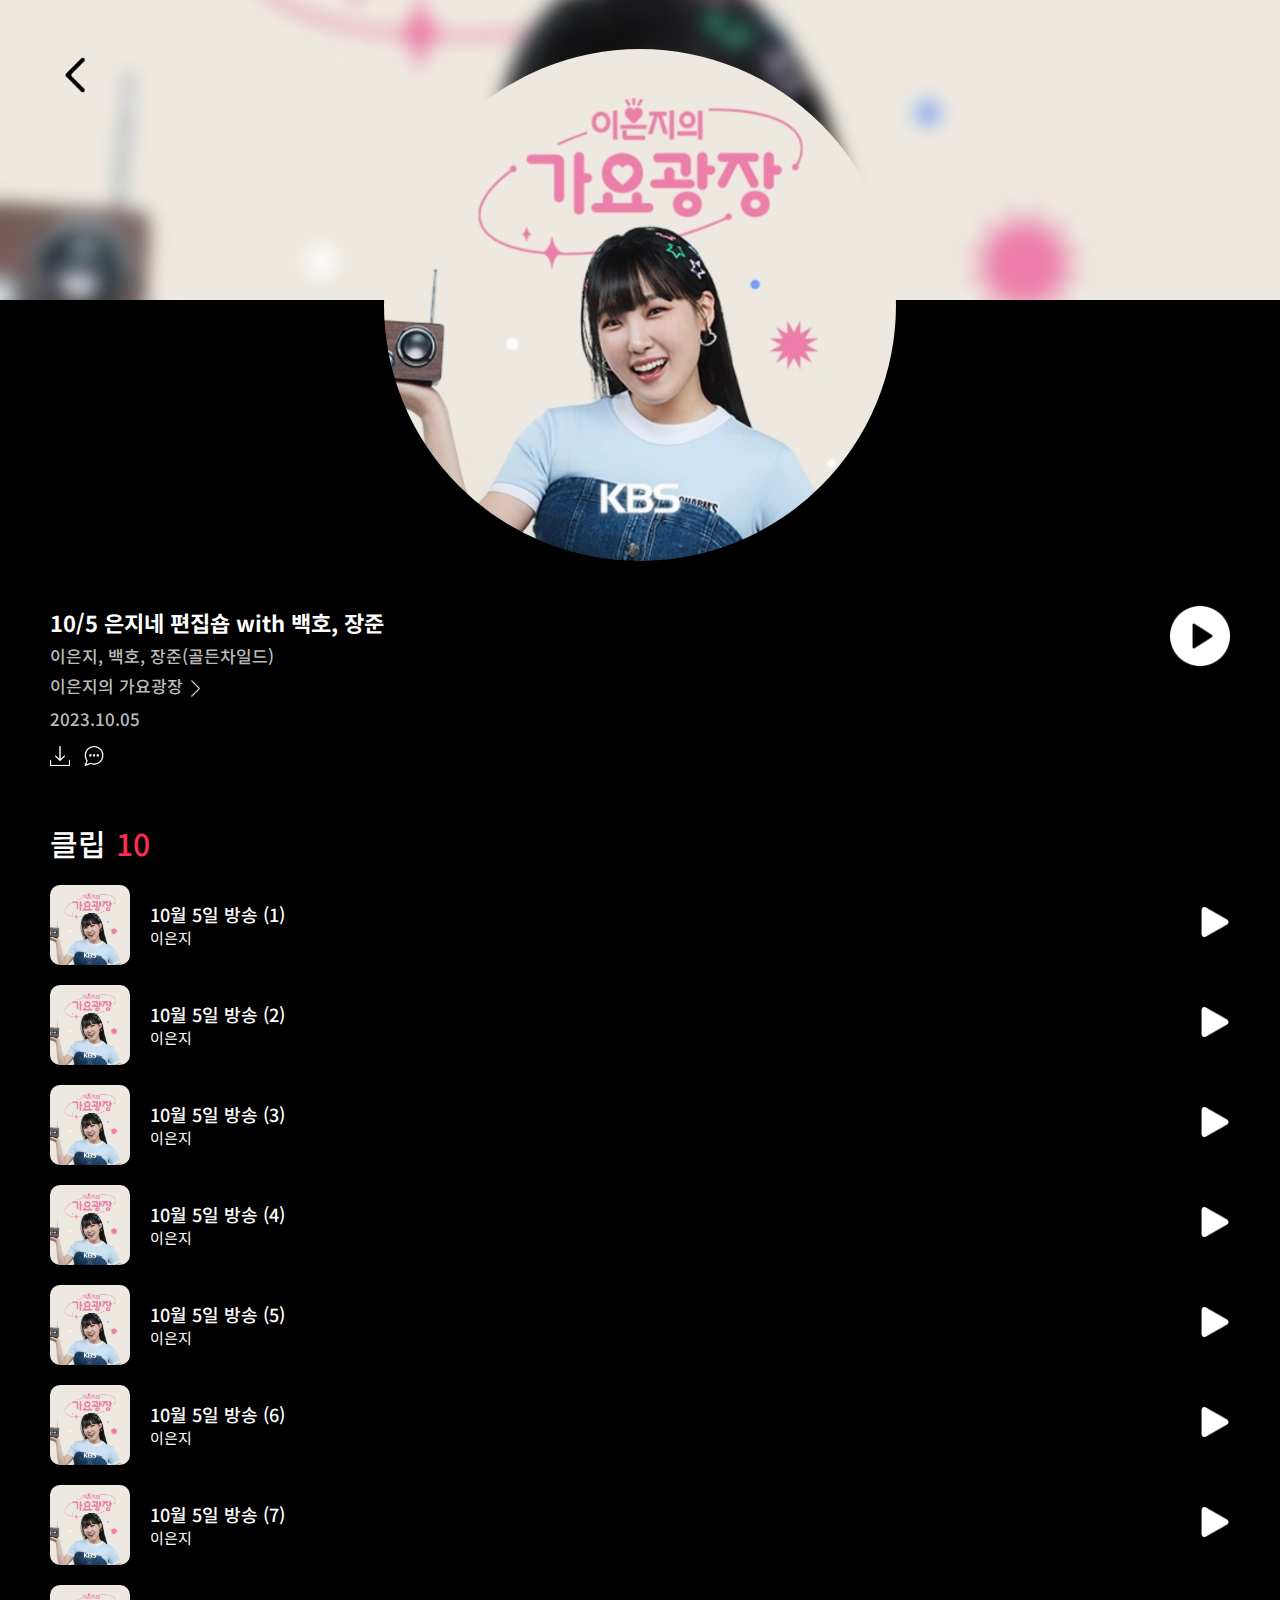
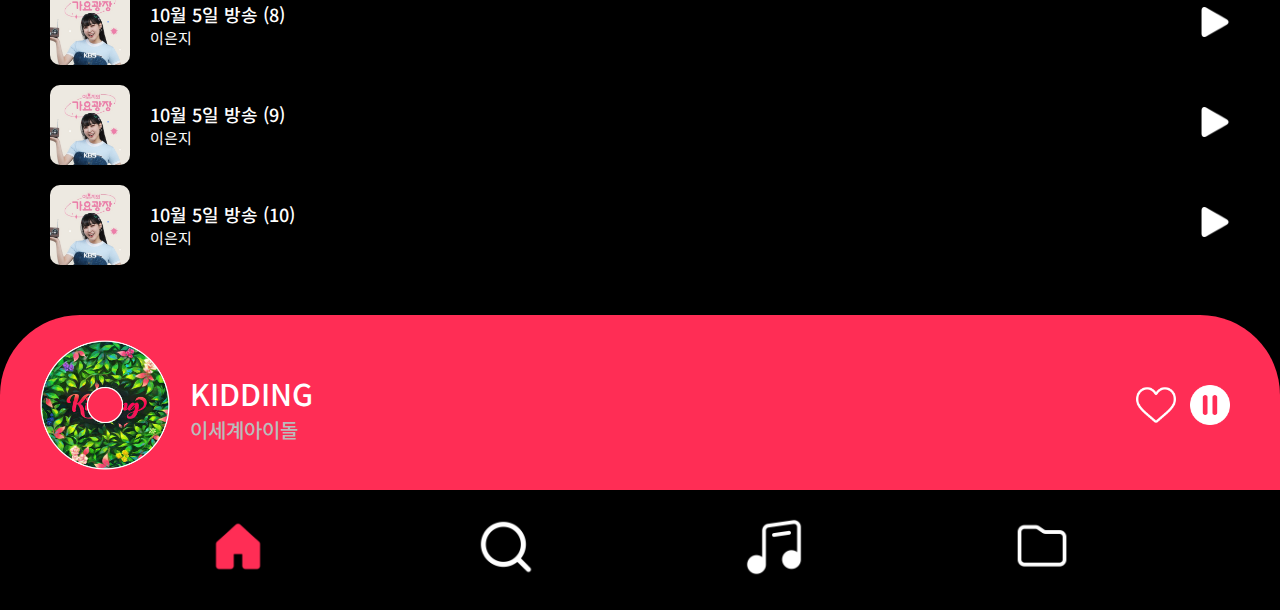
<file: audio1.html>
<!DOCTYPE html>
<html lang="ko">
<head>
    <meta charset="UTF-8">
    <meta name="viewport" content="width=device-width, initial-scale=1.0">
    <title>audio</title>
    <link rel="stylesheet" href="css/reset.css">
    <link rel="stylesheet" href="css/font.css">
    <link rel="stylesheet" href="css/audio.css">
    <link rel="stylesheet" href="https://cdn.jsdelivr.net/npm/swiper@10/swiper-bundle.min.css" />
    <script src="https://cdn.jsdelivr.net/npm/swiper@10/swiper-bundle.min.js"></script>
    <script src="js/jquery-3.7.0.min.js"></script>
    <script src="js/jquery-ui.min.js"></script>
    <script src="js/audio.js"></script>

</head>
<body>
    <div class="top_img">
        <img src="img/audio/audio1-1.jpg" alt="">
    </div>
    <!-- audio -->
    <div class="audio">
        <img src="img/audio/audio1.jpg" alt="">
    </div>
    <!-- wrap -->
    <div id="wrap">
        <!-- header -->
        <header>
            <div class="playlist_title">
                <div class="back">
                    <a href="main.html">
                        <img src="img/icon/back_b.png" alt="">
                    </a>
                </div>
            </div>
        </header>

        <!-- audio_area -->
        <div class="audio_area">
            <div class="audio_txt">
                <p>10/5 은지네 편집숍 with 백호, 장준</p>
                <p>이은지, 백호, 장준(골든차일드)</p>
                <p>이은지의 가요광장<img src="img/icon/left.png" alt=""></p>
                <p>2023.10.05</p>
                <div class="audio_icon">
                    <a href="#"><img src="img/icon/download.png" alt=""></a>
                    <a href="#"><img src="img/icon/chat.png" alt=""></a>
                </div>
            </div>
            <div class="audio_play">
                <a href="#">
                    <img src="img/icon/play-button.png" alt="">
                </a>
            </div>
        </div>

        <!-- clip -->
        <div class="clip">
            <h2>클립<span>10</span></h2>
            <div class="clip_list">
                <div class="clip_box">
                    <img class="clip_img" src="img/audio/audio1.jpg" alt="">
                    <div class="clip_txt">
                        <p>10월 5일 방송 &#40;1&#41;</p>
                        <p>이은지</p>
                    </div>
                </div>
                <a href="#">
                    <img class="clip_play" src="img/icon/play.png" alt="">
                </a>
            </div>
            <div class="clip_list">
                <div class="clip_box">
                    <img class="clip_img" src="img/audio/audio1.jpg" alt="">
                    <div class="clip_txt">
                        <p>10월 5일 방송 &#40;2&#41;</p>
                        <p>이은지</p>
                    </div>
                </div>
                <a href="#">
                    <img class="clip_play" src="img/icon/play.png" alt="">
                </a>
            </div>
            <div class="clip_list">
                <div class="clip_box">
                    <img class="clip_img" src="img/audio/audio1.jpg" alt="">
                    <div class="clip_txt">
                        <p>10월 5일 방송 &#40;3&#41;</p>
                        <p>이은지</p>
                    </div>
                </div>
                <a href="#">
                    <img class="clip_play" src="img/icon/play.png" alt="">
                </a>
            </div>
            <div class="clip_list">
                <div class="clip_box">
                    <img class="clip_img" src="img/audio/audio1.jpg" alt="">
                    <div class="clip_txt">
                        <p>10월 5일 방송 &#40;4&#41;</p>
                        <p>이은지</p>
                    </div>
                </div>
                <a href="#">
                    <img class="clip_play" src="img/icon/play.png" alt="">
                </a>
            </div>
            <div class="clip_list">
                <div class="clip_box">
                    <img class="clip_img" src="img/audio/audio1.jpg" alt="">
                    <div class="clip_txt">
                        <p>10월 5일 방송 &#40;5&#41;</p>
                        <p>이은지</p>
                    </div>
                </div>
                <a href="#">
                    <img class="clip_play" src="img/icon/play.png" alt="">
                </a>
            </div>
            <div class="clip_list">
                <div class="clip_box">
                    <img class="clip_img" src="img/audio/audio1.jpg" alt="">
                    <div class="clip_txt">
                        <p>10월 5일 방송 &#40;6&#41;</p>
                        <p>이은지</p>
                    </div>
                </div>
                <a href="#">
                    <img class="clip_play" src="img/icon/play.png" alt="">
                </a>
            </div>
            <div class="clip_list">
                <div class="clip_box">
                    <img class="clip_img" src="img/audio/audio1.jpg" alt="">
                    <div class="clip_txt">
                        <p>10월 5일 방송 &#40;7&#41;</p>
                        <p>이은지</p>
                    </div>
                </div>
                <a href="#">
                    <img class="clip_play" src="img/icon/play.png" alt="">
                </a>
            </div>
            <div class="clip_list">
                <div class="clip_box">
                    <img class="clip_img" src="img/audio/audio1.jpg" alt="">
                    <div class="clip_txt">
                        <p>10월 5일 방송 &#40;8&#41;</p>
                        <p>이은지</p>
                    </div>
                </div>
                <a href="#">
                    <img class="clip_play" src="img/icon/play.png" alt="">
                </a>
            </div>
            <div class="clip_list">
                <div class="clip_box">
                    <img class="clip_img" src="img/audio/audio1.jpg" alt="">
                    <div class="clip_txt">
                        <p>10월 5일 방송 &#40;9&#41;</p>
                        <p>이은지</p>
                    </div>
                </div>
                <a href="#">
                    <img class="clip_play" src="img/icon/play.png" alt="">
                </a>
            </div>
            <div class="clip_list">
                <div class="clip_box">
                    <img class="clip_img" src="img/audio/audio1.jpg" alt="">
                    <div class="clip_txt">
                        <p>10월 5일 방송 &#40;10&#41;</p>
                        <p>이은지</p>
                    </div>
                </div>
                <a href="#">
                    <img class="clip_play" src="img/icon/play.png" alt="">
                </a>
            </div>
        </div>
    </div>
    
    <!-- play_music -->
    <div class="play_music">
        <a href="play.html">
            <div class="play">
                <div class="play_album">
                    <img src="img/album_play/album_play1.png" alt="">
                </div>
                <div class="play_txt">
                    <p>KIDDING</p>
                    <p>이세계아이돌</p>
                </div>
                <div class="play_icon">
                    <img id="heart" src="img/icon/heart_w.png" alt="">
                    <img id="heart_btn" src="img/icon/heart_w_btn.png" alt="">
                    <img id="pause" src="img/icon/pause-button.png" alt="">
                    <img id="pause_btn" src="img/icon/play-button.png" alt="">
                </div>
            </div>
        </a>
    </div>

        <!-- footer -->
        <footer>
            <div class="footer_icon">
                <div class="home_icon">
                    <a href="main.html">
                        <img src="img/icon/home_btn.png" alt="">
                    </a>
                </div>
                <div class="search_icon">
                    <a href="search.html">
                        <img src="img/icon/search.png" alt="">
                    </a>
                </div>
                <div class="list_icon">
                    <a href="playlist.html">
                        <img src="img/icon/music.png" alt="">
                    </a>
                </div>
                <div class="folder_icon">
                    <a href="storage.html">
                        <img src="img/icon/folder.png" alt="">
                    </a>
                </div>
            </div>
        </footer>
</body>
</html>
</file>
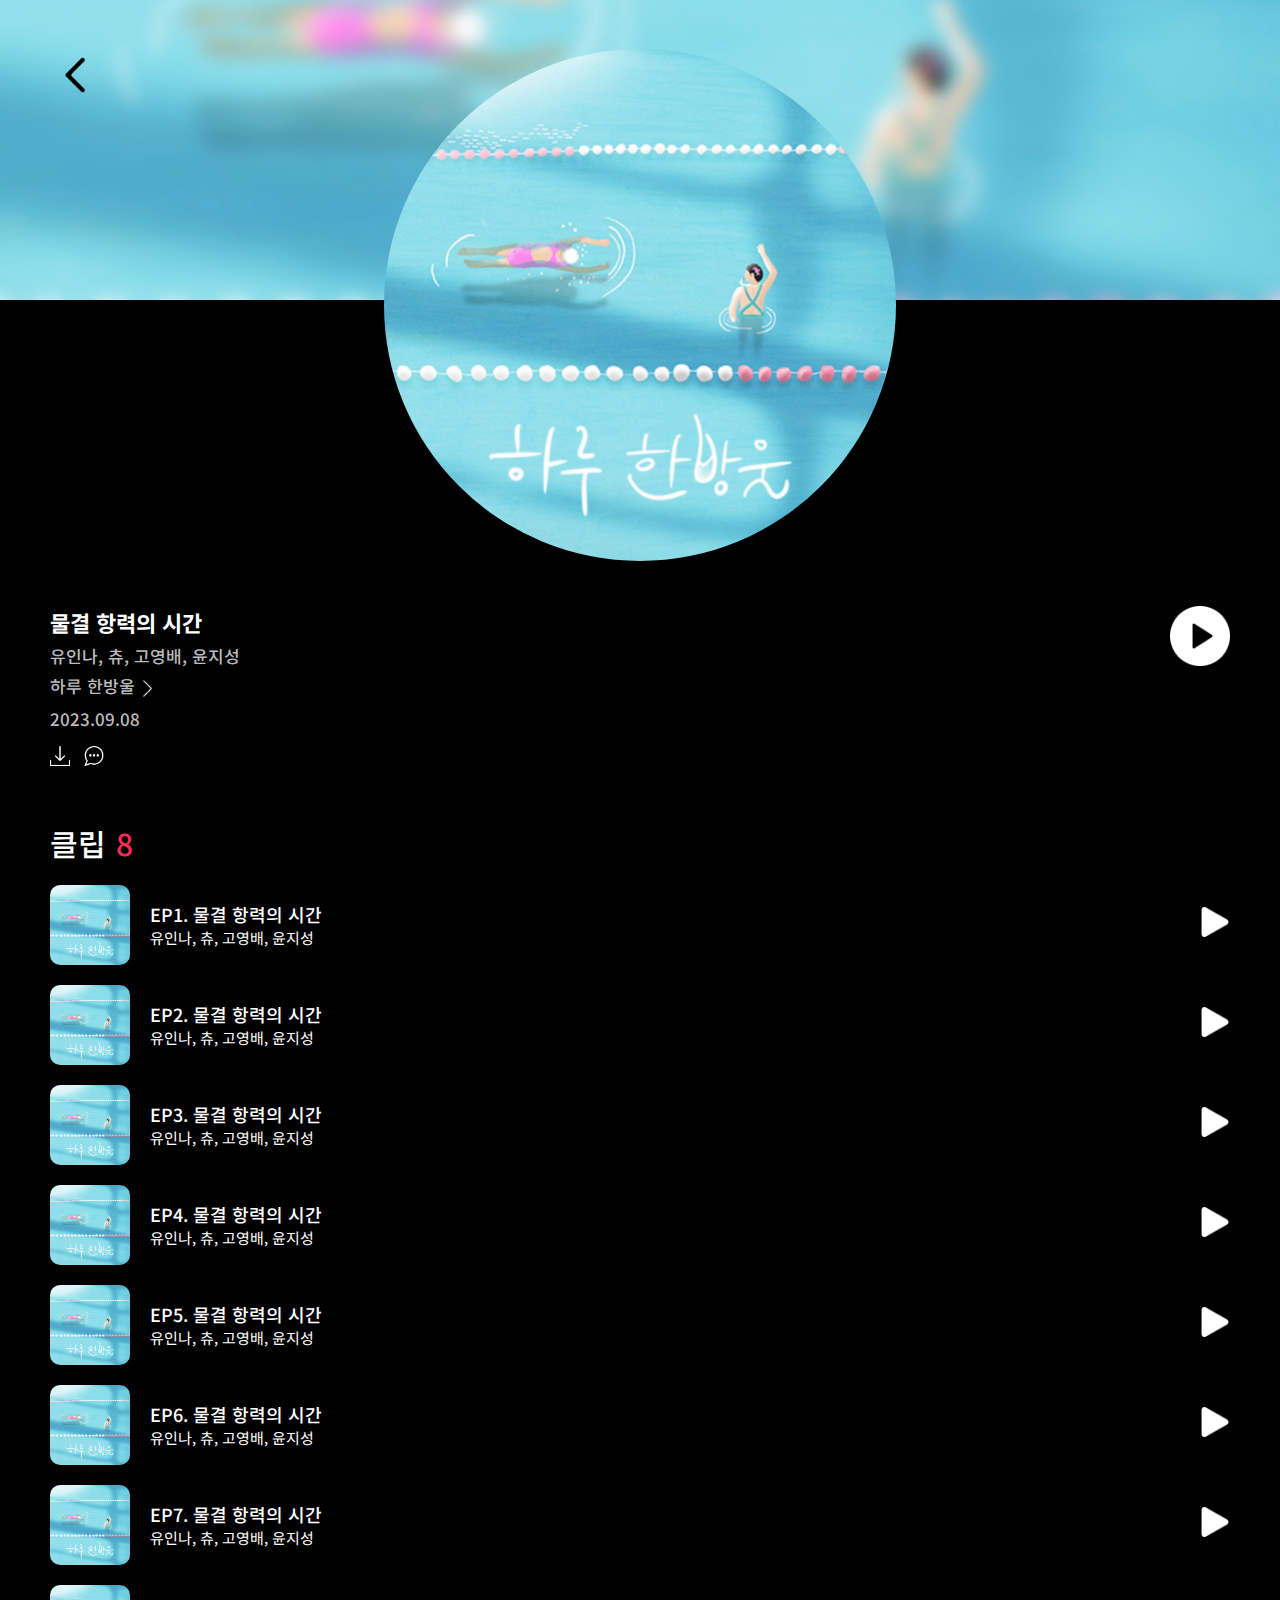
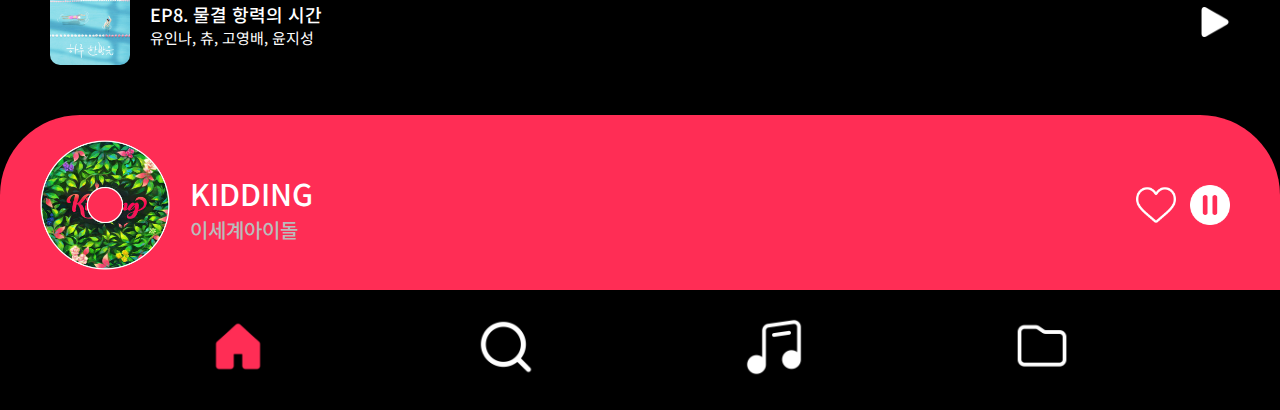
<file: audio2.html>
<!DOCTYPE html>
<html lang="ko">
<head>
    <meta charset="UTF-8">
    <meta name="viewport" content="width=device-width, initial-scale=1.0">
    <title>audio</title>
    <link rel="stylesheet" href="css/reset.css">
    <link rel="stylesheet" href="css/font.css">
    <link rel="stylesheet" href="css/audio.css">
    <link rel="stylesheet" href="https://cdn.jsdelivr.net/npm/swiper@10/swiper-bundle.min.css" />
    <script src="https://cdn.jsdelivr.net/npm/swiper@10/swiper-bundle.min.js"></script>
    <script src="js/jquery-3.7.0.min.js"></script>
    <script src="js/jquery-ui.min.js"></script>
    <script src="js/audio.js"></script>

</head>
<body>
    <div class="top_img">
        <img src="img/audio/audio2-1.jpg" alt="">
    </div>
    <!-- audio -->
    <div class="audio">
        <img src="img/audio/audio2.jpg" alt="">
    </div>
    <!-- wrap -->
    <div id="wrap">
        <!-- header -->
        <header>
            <div class="playlist_title">
                <div class="back">
                    <a href="main.html">
                        <img src="img/icon/back_b.png" alt="">
                    </a>
                </div>
            </div>
        </header>

        <!-- audio_area -->
        <div class="audio_area">
            <div class="audio_txt">
                <p>물결 항력의 시간</p>
                <p>유인나, 츄, 고영배, 윤지성</p>
                <p>하루 한방울<img src="img/icon/left.png" alt=""></p>
                <p>2023.09.08</p>
                <div class="audio_icon">
                    <a href="#"><img src="img/icon/download.png" alt=""></a>
                    <a href="#"><img src="img/icon/chat.png" alt=""></a>
                </div>
            </div>
            <div class="audio_play">
                <a href="#">
                    <img src="img/icon/play-button.png" alt="">
                </a>
            </div>
        </div>

        <!-- clip -->
        <div class="clip">
            <h2>클립<span>8</span></h2>
            <div class="clip_list">
                <div class="clip_box">
                    <img class="clip_img" src="img/audio/audio2.jpg" alt="">
                    <div class="clip_txt">
                        <p>EP1. 물결 항력의 시간</p>
                        <p>유인나, 츄, 고영배, 윤지성</p>
                    </div>
                </div>
                <a href="#">
                    <img class="clip_play" src="img/icon/play.png" alt="">
                </a>
            </div>
            <div class="clip_list">
                <div class="clip_box">
                    <img class="clip_img" src="img/audio/audio2.jpg" alt="">
                    <div class="clip_txt">
                        <p>EP2. 물결 항력의 시간</p>
                        <p>유인나, 츄, 고영배, 윤지성</p>
                    </div>
                </div>
                <a href="#">
                    <img class="clip_play" src="img/icon/play.png" alt="">
                </a>
            </div>
            <div class="clip_list">
                <div class="clip_box">
                    <img class="clip_img" src="img/audio/audio2.jpg" alt="">
                    <div class="clip_txt">
                        <p>EP3. 물결 항력의 시간</p>
                        <p>유인나, 츄, 고영배, 윤지성</p>
                    </div>
                </div>
                <a href="#">
                    <img class="clip_play" src="img/icon/play.png" alt="">
                </a>
            </div>
            <div class="clip_list">
                <div class="clip_box">
                    <img class="clip_img" src="img/audio/audio2.jpg" alt="">
                    <div class="clip_txt">
                        <p>EP4. 물결 항력의 시간</p>
                        <p>유인나, 츄, 고영배, 윤지성</p>
                    </div>
                </div>
                <a href="#">
                    <img class="clip_play" src="img/icon/play.png" alt="">
                </a>
            </div>
            <div class="clip_list">
                <div class="clip_box">
                    <img class="clip_img" src="img/audio/audio2.jpg" alt="">
                    <div class="clip_txt">
                        <p>EP5. 물결 항력의 시간</p>
                        <p>유인나, 츄, 고영배, 윤지성</p>
                    </div>
                </div>
                <a href="#">
                    <img class="clip_play" src="img/icon/play.png" alt="">
                </a>
            </div>
            <div class="clip_list">
                <div class="clip_box">
                    <img class="clip_img" src="img/audio/audio2.jpg" alt="">
                    <div class="clip_txt">
                        <p>EP6. 물결 항력의 시간</p>
                        <p>유인나, 츄, 고영배, 윤지성</p>
                    </div>
                </div>
                <a href="#">
                    <img class="clip_play" src="img/icon/play.png" alt="">
                </a>
            </div>
            <div class="clip_list">
                <div class="clip_box">
                    <img class="clip_img" src="img/audio/audio2.jpg" alt="">
                    <div class="clip_txt">
                        <p>EP7. 물결 항력의 시간</p>
                        <p>유인나, 츄, 고영배, 윤지성</p>
                    </div>
                </div>
                <a href="#">
                    <img class="clip_play" src="img/icon/play.png" alt="">
                </a>
            </div>
            <div class="clip_list">
                <div class="clip_box">
                    <img class="clip_img" src="img/audio/audio2.jpg" alt="">
                    <div class="clip_txt">
                        <p>EP8. 물결 항력의 시간</p>
                        <p>유인나, 츄, 고영배, 윤지성</p>
                    </div>
                </div>
                <a href="#">
                    <img class="clip_play" src="img/icon/play.png" alt="">
                </a>
            </div>
        </div>
    </div>
    
    <!-- play_music -->
    <div class="play_music">
        <a href="play.html">
            <div class="play">
                <div class="play_album">
                    <img src="img/album_play/album_play1.png" alt="">
                </div>
                <div class="play_txt">
                    <p>KIDDING</p>
                    <p>이세계아이돌</p>
                </div>
                <div class="play_icon">
                    <img id="heart" src="img/icon/heart_w.png" alt="">
                    <img id="heart_btn" src="img/icon/heart_w_btn.png" alt="">
                    <img id="pause" src="img/icon/pause-button.png" alt="">
                    <img id="pause_btn" src="img/icon/play-button.png" alt="">
                </div>
            </div>
        </a>
    </div>

        <!-- footer -->
        <footer>
            <div class="footer_icon">
                <div class="home_icon">
                    <a href="main.html">
                        <img src="img/icon/home_btn.png" alt="">
                    </a>
                </div>
                <div class="search_icon">
                    <a href="search.html">
                        <img src="img/icon/search.png" alt="">
                    </a>
                </div>
                <div class="list_icon">
                    <a href="playlist.html">
                        <img src="img/icon/music.png" alt="">
                    </a>
                </div>
                <div class="folder_icon">
                    <a href="storage.html">
                        <img src="img/icon/folder.png" alt="">
                    </a>
                </div>
            </div>
        </footer>
</body>
</html>
</file>
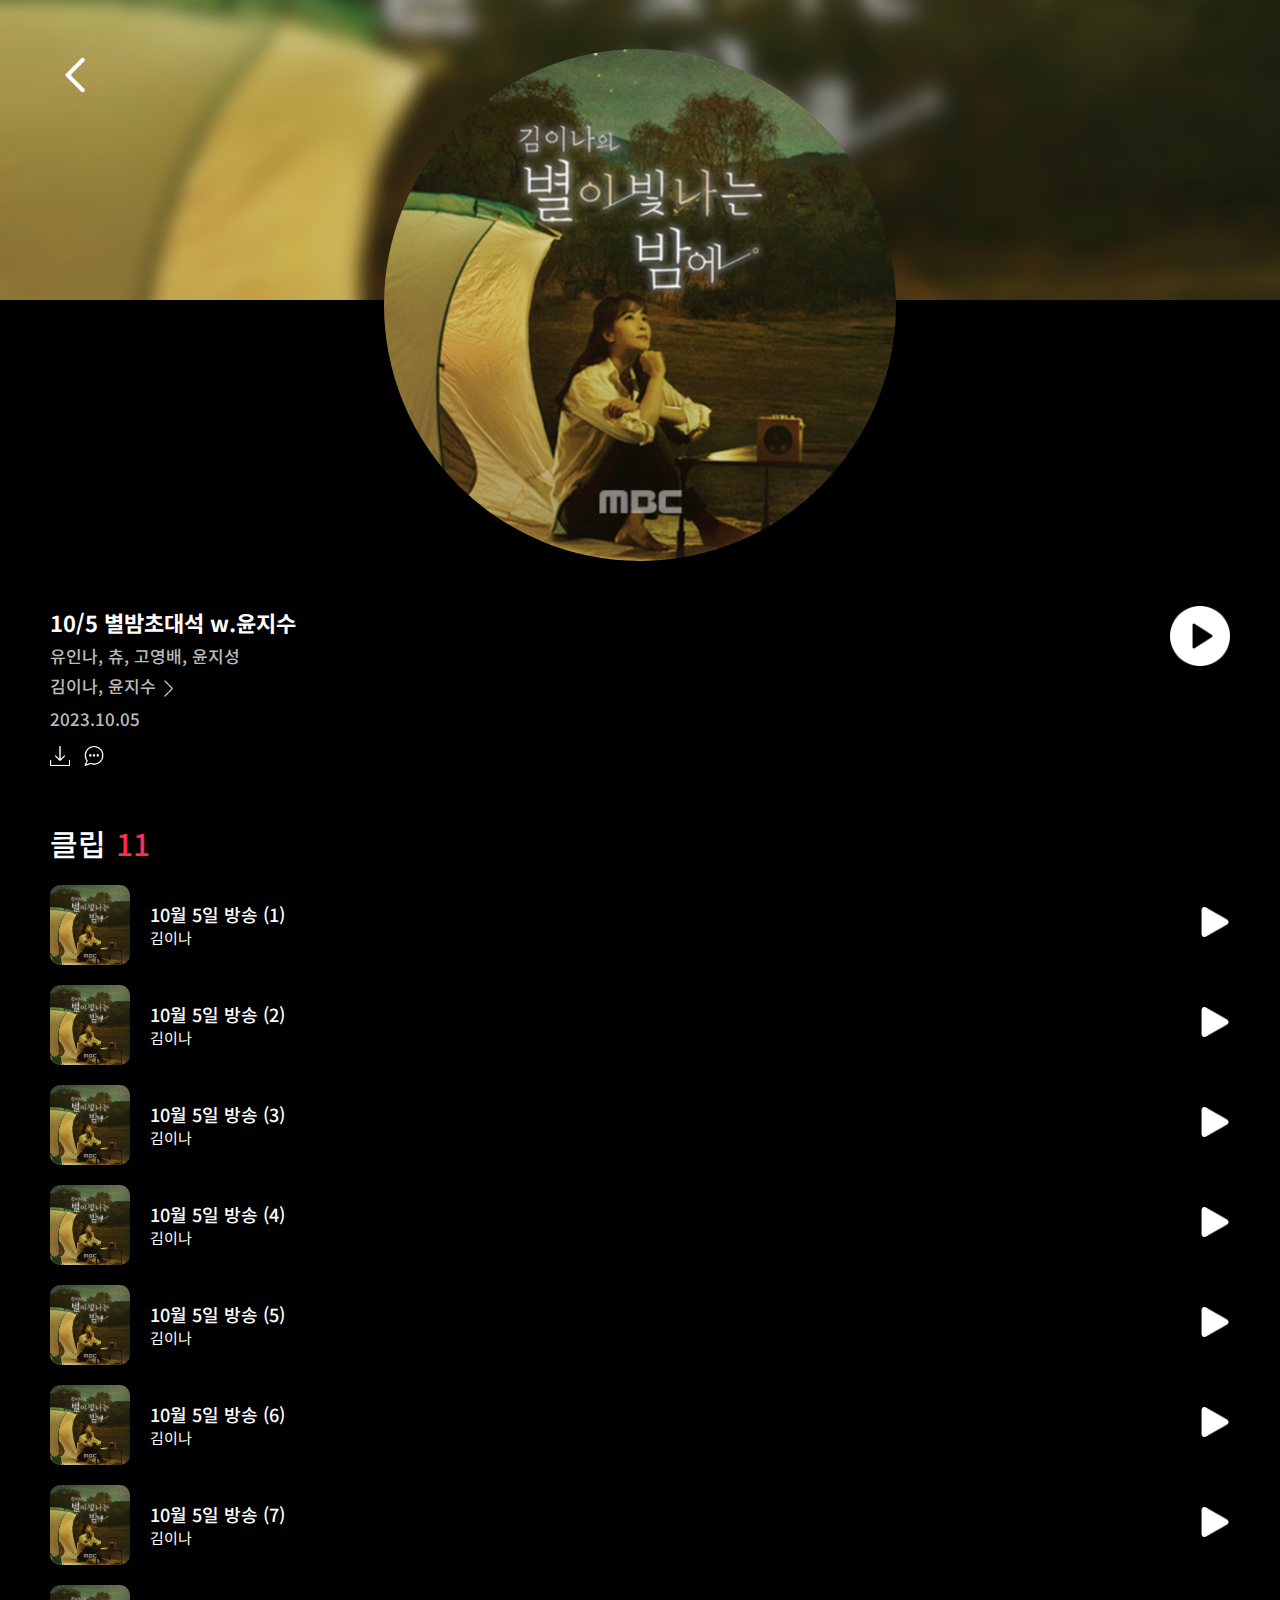
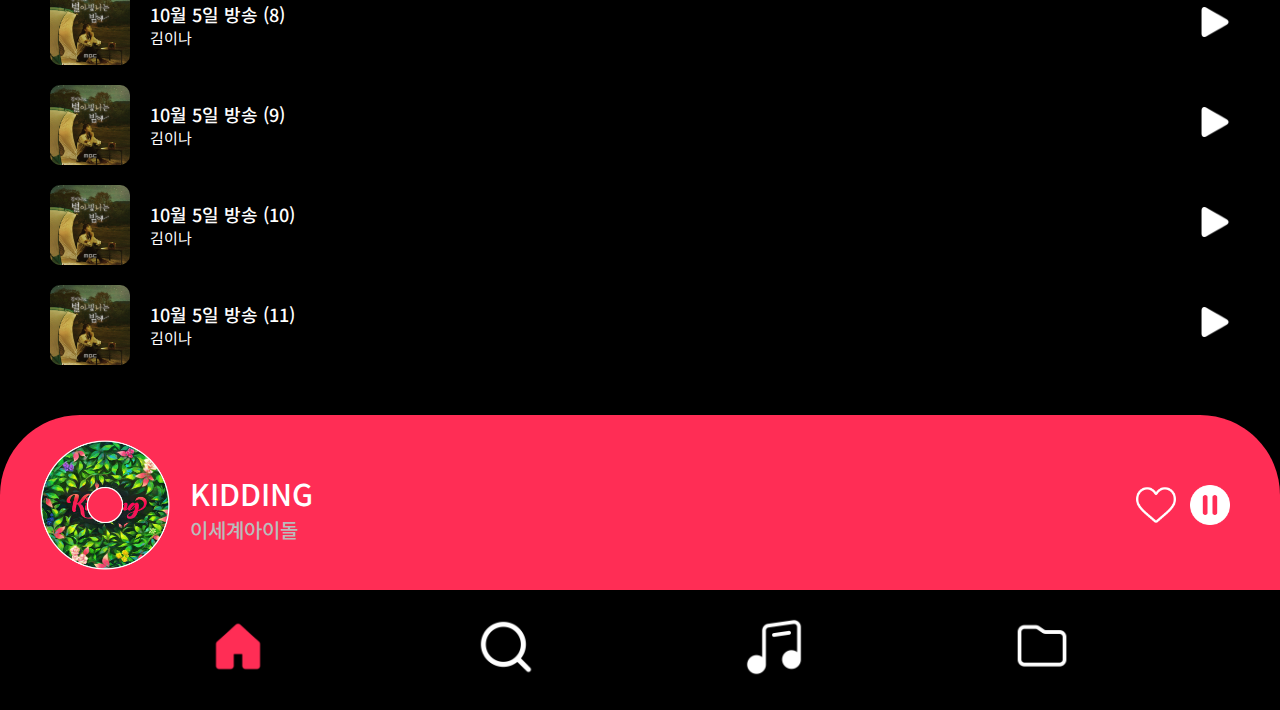
<file: audio3.html>
<!DOCTYPE html>
<html lang="ko">
<head>
    <meta charset="UTF-8">
    <meta name="viewport" content="width=device-width, initial-scale=1.0">
    <title>audio</title>
    <link rel="stylesheet" href="css/reset.css">
    <link rel="stylesheet" href="css/font.css">
    <link rel="stylesheet" href="css/audio.css">
    <link rel="stylesheet" href="https://cdn.jsdelivr.net/npm/swiper@10/swiper-bundle.min.css" />
    <script src="https://cdn.jsdelivr.net/npm/swiper@10/swiper-bundle.min.js"></script>
    <script src="js/jquery-3.7.0.min.js"></script>
    <script src="js/jquery-ui.min.js"></script>
    <script src="js/audio.js"></script>

</head>
<body>
    <div class="top_img">
        <img src="img/audio/audio3-1.jpg" alt="">
    </div>
    <!-- audio -->
    <div class="audio">
        <img src="img/audio/audio3.jpg" alt="">
    </div>
    <!-- wrap -->
    <div id="wrap">
        <!-- header -->
        <header>
            <div class="playlist_title">
                <div class="back">
                    <a href="main.html">
                        <img src="img/icon/back.png" alt="">
                    </a>
                </div>
            </div>
        </header>

        <!-- audio_area -->
        <div class="audio_area">
            <div class="audio_txt">
                <p>10/5 별밤초대석 w.윤지수</p>
                <p>유인나, 츄, 고영배, 윤지성</p>
                <p>김이나, 윤지수<img src="img/icon/left.png" alt=""></p>
                <p>2023.10.05</p>
                <div class="audio_icon">
                    <a href="#"><img src="img/icon/download.png" alt=""></a>
                    <a href="#"><img src="img/icon/chat.png" alt=""></a>
                </div>
            </div>
            <div class="audio_play">
                <a href="#">
                    <img src="img/icon/play-button.png" alt="">
                </a>
            </div>
        </div>

        <!-- clip -->
        <div class="clip">
            <h2>클립<span>11</span></h2>
            <div class="clip_list">
                <div class="clip_box">
                    <img class="clip_img" src="img/audio/audio3.jpg" alt="">
                    <div class="clip_txt">
                        <p>10월 5일 방송 &#40;1&#41;</p>
                        <p>김이나</p>
                    </div>
                </div>
                <a href="#">
                    <img class="clip_play" src="img/icon/play.png" alt="">
                </a>
            </div>
            <div class="clip_list">
                <div class="clip_box">
                    <img class="clip_img" src="img/audio/audio3.jpg" alt="">
                    <div class="clip_txt">
                        <p>10월 5일 방송 &#40;2&#41;</p>
                        <p>김이나</p>
                    </div>
                </div>
                <a href="#">
                    <img class="clip_play" src="img/icon/play.png" alt="">
                </a>
            </div>
            <div class="clip_list">
                <div class="clip_box">
                    <img class="clip_img" src="img/audio/audio3.jpg" alt="">
                    <div class="clip_txt">
                        <p>10월 5일 방송 &#40;3&#41;</p>
                        <p>김이나</p>
                    </div>
                </div>
                <a href="#">
                    <img class="clip_play" src="img/icon/play.png" alt="">
                </a>
            </div>
            <div class="clip_list">
                <div class="clip_box">
                    <img class="clip_img" src="img/audio/audio3.jpg" alt="">
                    <div class="clip_txt">
                        <p>10월 5일 방송 &#40;4&#41;</p>
                        <p>김이나</p>
                    </div>
                </div>
                <a href="#">
                    <img class="clip_play" src="img/icon/play.png" alt="">
                </a>
            </div>
            <div class="clip_list">
                <div class="clip_box">
                    <img class="clip_img" src="img/audio/audio3.jpg" alt="">
                    <div class="clip_txt">
                        <p>10월 5일 방송 &#40;5&#41;</p>
                        <p>김이나</p>
                    </div>
                </div>
                <a href="#">
                    <img class="clip_play" src="img/icon/play.png" alt="">
                </a>
            </div>
            <div class="clip_list">
                <div class="clip_box">
                    <img class="clip_img" src="img/audio/audio3.jpg" alt="">
                    <div class="clip_txt">
                        <p>10월 5일 방송 &#40;6&#41;</p>
                        <p>김이나</p>
                    </div>
                </div>
                <a href="#">
                    <img class="clip_play" src="img/icon/play.png" alt="">
                </a>
            </div>
            <div class="clip_list">
                <div class="clip_box">
                    <img class="clip_img" src="img/audio/audio3.jpg" alt="">
                    <div class="clip_txt">
                        <p>10월 5일 방송 &#40;7&#41;</p>
                        <p>김이나</p>
                    </div>
                </div>
                <a href="#">
                    <img class="clip_play" src="img/icon/play.png" alt="">
                </a>
            </div>
            <div class="clip_list">
                <div class="clip_box">
                    <img class="clip_img" src="img/audio/audio3.jpg" alt="">
                    <div class="clip_txt">
                        <p>10월 5일 방송 &#40;8&#41;</p>
                        <p>김이나</p>
                    </div>
                </div>
                <a href="#">
                    <img class="clip_play" src="img/icon/play.png" alt="">
                </a>
            </div>
            <div class="clip_list">
                <div class="clip_box">
                    <img class="clip_img" src="img/audio/audio3.jpg" alt="">
                    <div class="clip_txt">
                        <p>10월 5일 방송 &#40;9&#41;</p>
                        <p>김이나</p>
                    </div>
                </div>
                <a href="#">
                    <img class="clip_play" src="img/icon/play.png" alt="">
                </a>
            </div>
            <div class="clip_list">
                <div class="clip_box">
                    <img class="clip_img" src="img/audio/audio3.jpg" alt="">
                    <div class="clip_txt">
                        <p>10월 5일 방송 &#40;10&#41;</p>
                        <p>김이나</p>
                    </div>
                </div>
                <a href="#">
                    <img class="clip_play" src="img/icon/play.png" alt="">
                </a>
            </div>
            <div class="clip_list">
                <div class="clip_box">
                    <img class="clip_img" src="img/audio/audio3.jpg" alt="">
                    <div class="clip_txt">
                        <p>10월 5일 방송 &#40;11&#41;</p>
                        <p>김이나</p>
                    </div>
                </div>
                <a href="#">
                    <img class="clip_play" src="img/icon/play.png" alt="">
                </a>
            </div>
        </div>
    </div>
    
    <!-- play_music -->
    <div class="play_music">
        <a href="play.html">
            <div class="play">
                <div class="play_album">
                    <img src="img/album_play/album_play1.png" alt="">
                </div>
                <div class="play_txt">
                    <p>KIDDING</p>
                    <p>이세계아이돌</p>
                </div>
                <div class="play_icon">
                    <img id="heart" src="img/icon/heart_w.png" alt="">
                    <img id="heart_btn" src="img/icon/heart_w_btn.png" alt="">
                    <img id="pause" src="img/icon/pause-button.png" alt="">
                    <img id="pause_btn" src="img/icon/play-button.png" alt="">
                </div>
            </div>
        </a>
    </div>
    
        <!-- footer -->
        <footer>
            <div class="footer_icon">
                <div class="home_icon">
                    <a href="main.html">
                        <img src="img/icon/home_btn.png" alt="">
                    </a>
                </div>
                <div class="search_icon">
                    <a href="search.html">
                        <img src="img/icon/search.png" alt="">
                    </a>
                </div>
                <div class="list_icon">
                    <a href="playlist.html">
                        <img src="img/icon/music.png" alt="">
                    </a>
                </div>
                <div class="folder_icon">
                    <a href="storage.html">
                        <img src="img/icon/folder.png" alt="">
                    </a>
                </div>
            </div>
        </footer>
</body>
</html>
</file>
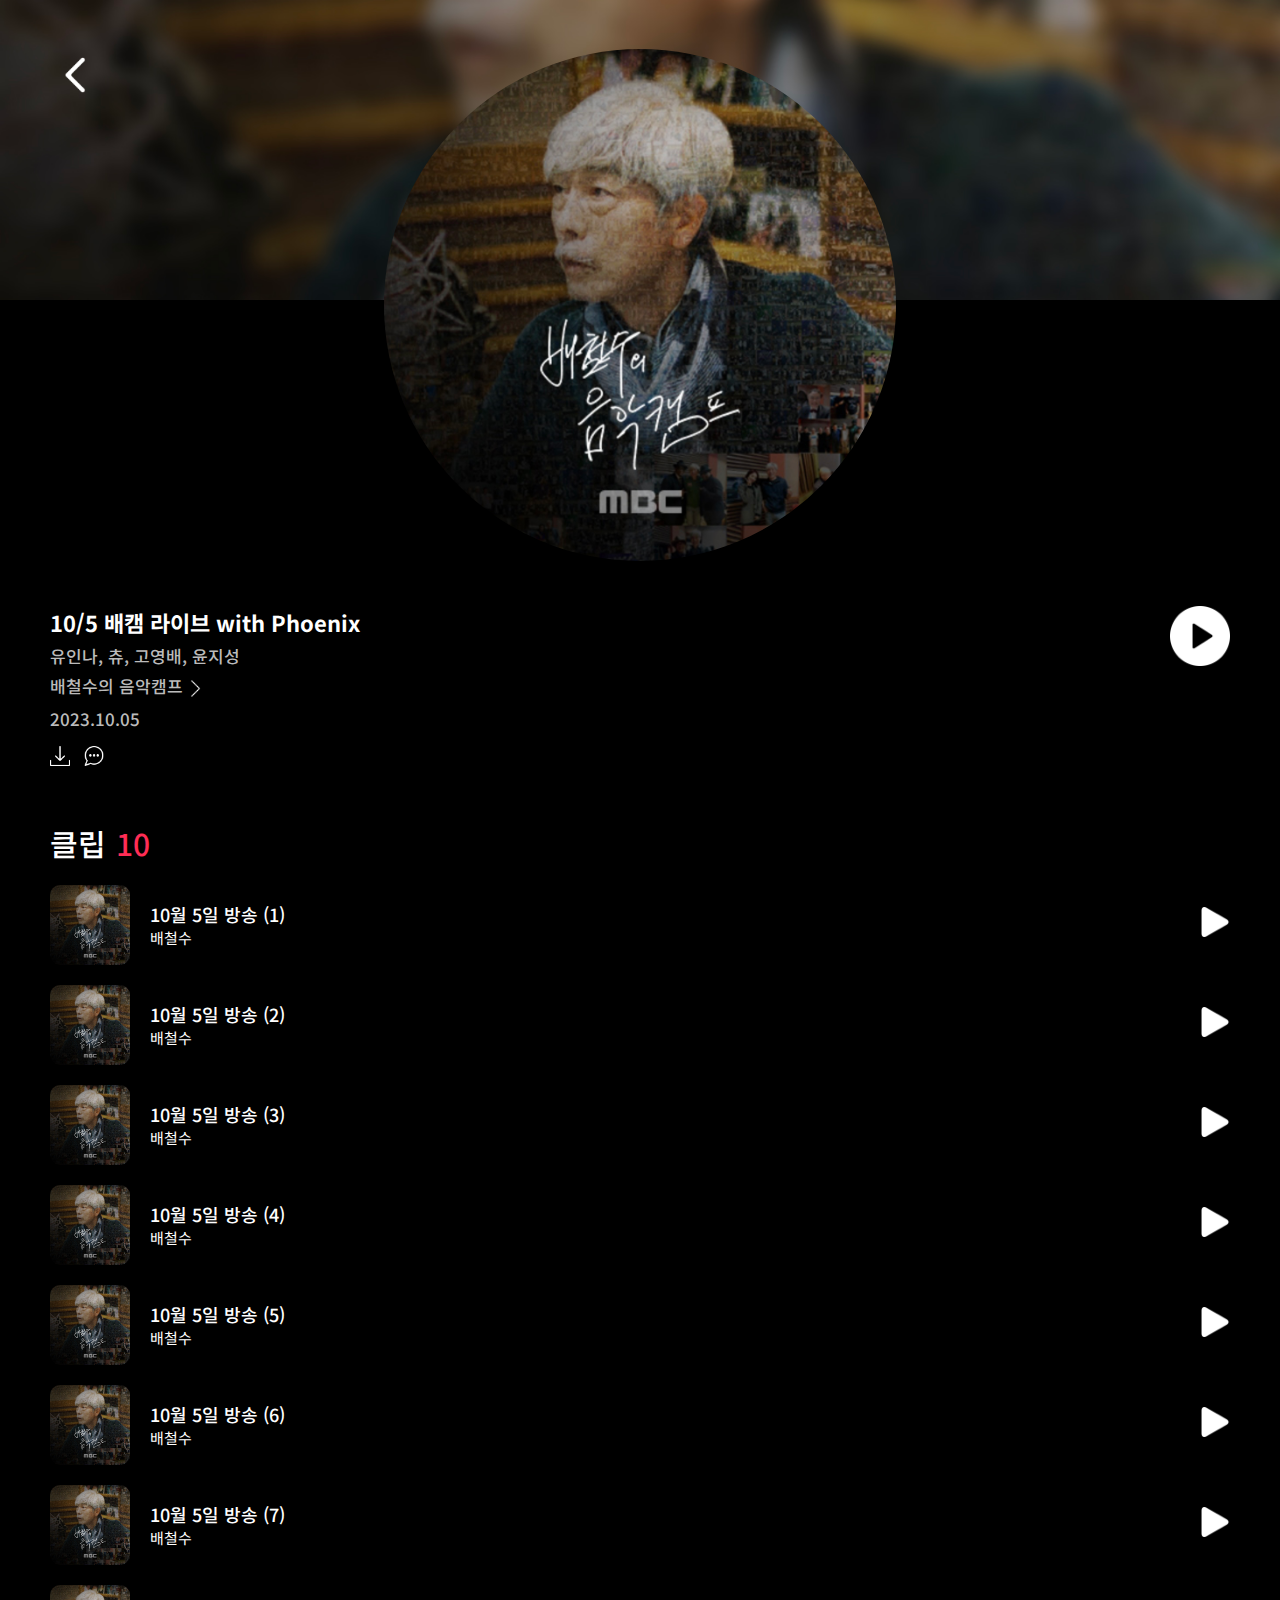
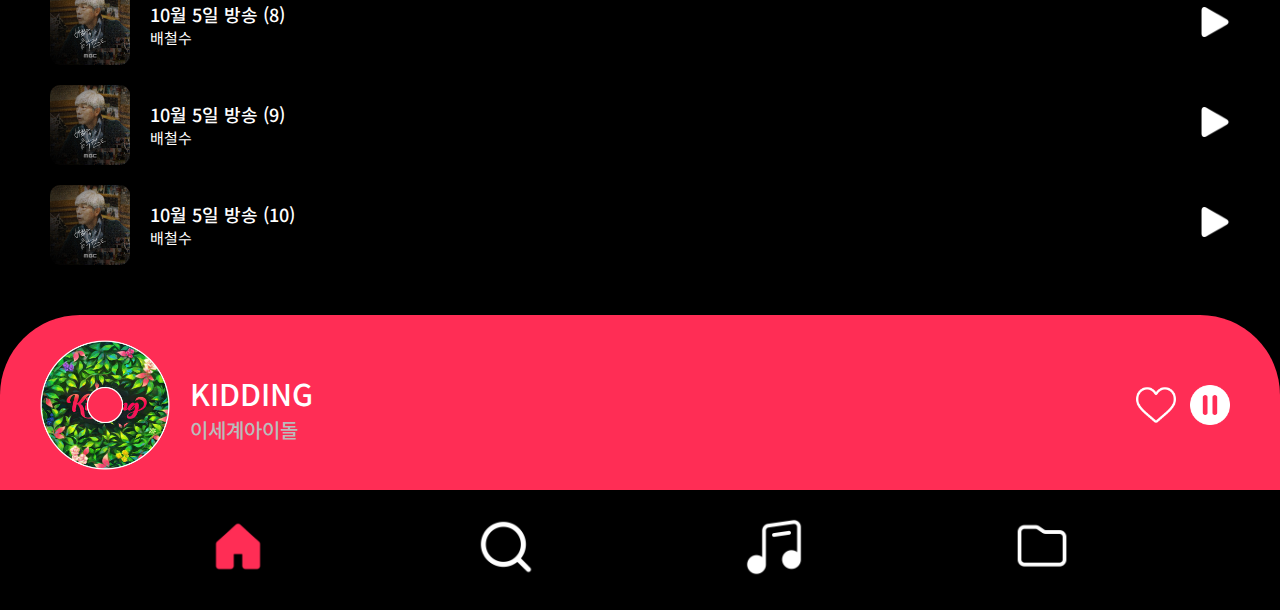
<file: audio4.html>
<!DOCTYPE html>
<html lang="ko">
<head>
    <meta charset="UTF-8">
    <meta name="viewport" content="width=device-width, initial-scale=1.0">
    <title>audio</title>
    <link rel="stylesheet" href="css/reset.css">
    <link rel="stylesheet" href="css/font.css">
    <link rel="stylesheet" href="css/audio.css">
    <link rel="stylesheet" href="https://cdn.jsdelivr.net/npm/swiper@10/swiper-bundle.min.css" />
    <script src="https://cdn.jsdelivr.net/npm/swiper@10/swiper-bundle.min.js"></script>
    <script src="js/jquery-3.7.0.min.js"></script>
    <script src="js/jquery-ui.min.js"></script>
    <script src="js/audio.js"></script>

</head>
<body>
    <div class="top_img">
        <img src="img/audio/audio4-1.jpg" alt="">
    </div>
    <!-- audio -->
    <div class="audio">
        <img src="img/audio/audio4.jpg" alt="">
    </div>
    <!-- wrap -->
    <div id="wrap">
        <!-- header -->
        <header>
            <div class="playlist_title">
                <div class="back">
                    <a href="main.html">
                        <img src="img/icon/back.png" alt="">
                    </a>
                </div>
            </div>
        </header>

        <!-- audio_area -->
        <div class="audio_area">
            <div class="audio_txt">
                <p>10/5 배캠 라이브 with Phoenix</p>
                <p>유인나, 츄, 고영배, 윤지성</p>
                <p>배철수의 음악캠프<img src="img/icon/left.png" alt=""></p>
                <p>2023.10.05</p>
                <div class="audio_icon">
                    <a href="#"><img src="img/icon/download.png" alt=""></a>
                    <a href="#"><img src="img/icon/chat.png" alt=""></a>
                </div>
            </div>
            <div class="audio_play">
                <a href="#">
                    <img src="img/icon/play-button.png" alt="">
                </a>
            </div>
        </div>

        <!-- clip -->
        <div class="clip">
            <h2>클립<span>10</span></h2>
            <div class="clip_list">
                <div class="clip_box">
                    <img class="clip_img" src="img/audio/audio4.jpg" alt="">
                    <div class="clip_txt">
                        <p>10월 5일 방송 &#40;1&#41;</p>
                        <p>배철수</p>
                    </div>
                </div>
                <a href="#">
                    <img class="clip_play" src="img/icon/play.png" alt="">
                </a>
            </div>
            <div class="clip_list">
                <div class="clip_box">
                    <img class="clip_img" src="img/audio/audio4.jpg" alt="">
                    <div class="clip_txt">
                        <p>10월 5일 방송 &#40;2&#41;</p>
                        <p>배철수</p>
                    </div>
                </div>
                <a href="#">
                    <img class="clip_play" src="img/icon/play.png" alt="">
                </a>
            </div>
            <div class="clip_list">
                <div class="clip_box">
                    <img class="clip_img" src="img/audio/audio4.jpg" alt="">
                    <div class="clip_txt">
                        <p>10월 5일 방송 &#40;3&#41;</p>
                        <p>배철수</p>
                    </div>
                </div>
                <a href="#">
                    <img class="clip_play" src="img/icon/play.png" alt="">
                </a>
            </div>
            <div class="clip_list">
                <div class="clip_box">
                    <img class="clip_img" src="img/audio/audio4.jpg" alt="">
                    <div class="clip_txt">
                        <p>10월 5일 방송 &#40;4&#41;</p>
                        <p>배철수</p>
                    </div>
                </div>
                <a href="#">
                    <img class="clip_play" src="img/icon/play.png" alt="">
                </a>
            </div>
            <div class="clip_list">
                <div class="clip_box">
                    <img class="clip_img" src="img/audio/audio4.jpg" alt="">
                    <div class="clip_txt">
                        <p>10월 5일 방송 &#40;5&#41;</p>
                        <p>배철수</p>
                    </div>
                </div>
                <a href="#">
                    <img class="clip_play" src="img/icon/play.png" alt="">
                </a>
            </div>
            <div class="clip_list">
                <div class="clip_box">
                    <img class="clip_img" src="img/audio/audio4.jpg" alt="">
                    <div class="clip_txt">
                        <p>10월 5일 방송 &#40;6&#41;</p>
                        <p>배철수</p>
                    </div>
                </div>
                <a href="#">
                    <img class="clip_play" src="img/icon/play.png" alt="">
                </a>
            </div>
            <div class="clip_list">
                <div class="clip_box">
                    <img class="clip_img" src="img/audio/audio4.jpg" alt="">
                    <div class="clip_txt">
                        <p>10월 5일 방송 &#40;7&#41;</p>
                        <p>배철수</p>
                    </div>
                </div>
                <a href="#">
                    <img class="clip_play" src="img/icon/play.png" alt="">
                </a>
            </div>
            <div class="clip_list">
                <div class="clip_box">
                    <img class="clip_img" src="img/audio/audio4.jpg" alt="">
                    <div class="clip_txt">
                        <p>10월 5일 방송 &#40;8&#41;</p>
                        <p>배철수</p>
                    </div>
                </div>
                <a href="#">
                    <img class="clip_play" src="img/icon/play.png" alt="">
                </a>
            </div>
            <div class="clip_list">
                <div class="clip_box">
                    <img class="clip_img" src="img/audio/audio4.jpg" alt="">
                    <div class="clip_txt">
                        <p>10월 5일 방송 &#40;9&#41;</p>
                        <p>배철수</p>
                    </div>
                </div>
                <a href="#">
                    <img class="clip_play" src="img/icon/play.png" alt="">
                </a>
            </div>
            <div class="clip_list">
                <div class="clip_box">
                    <img class="clip_img" src="img/audio/audio4.jpg" alt="">
                    <div class="clip_txt">
                        <p>10월 5일 방송 &#40;10&#41;</p>
                        <p>배철수</p>
                    </div>
                </div>
                <a href="#">
                    <img class="clip_play" src="img/icon/play.png" alt="">
                </a>
            </div>
        </div>
    </div>
    
    <!-- play_music -->
    <div class="play_music">
        <a href="play.html">
            <div class="play">
                <div class="play_album">
                    <img src="img/album_play/album_play1.png" alt="">
                </div>
                <div class="play_txt">
                    <p>KIDDING</p>
                    <p>이세계아이돌</p>
                </div>
                <div class="play_icon">
                    <img id="heart" src="img/icon/heart_w.png" alt="">
                    <img id="heart_btn" src="img/icon/heart_w_btn.png" alt="">
                    <img id="pause" src="img/icon/pause-button.png" alt="">
                    <img id="pause_btn" src="img/icon/play-button.png" alt="">
                </div>
            </div>
        </a>
    </div>

        <!-- footer -->
        <footer>
            <div class="footer_icon">
                <div class="home_icon">
                    <a href="main.html">
                        <img src="img/icon/home_btn.png" alt="">
                    </a>
                </div>
                <div class="search_icon">
                    <a href="search.html">
                        <img src="img/icon/search.png" alt="">
                    </a>
                </div>
                <div class="list_icon">
                    <a href="playlist.html">
                        <img src="img/icon/music.png" alt="">
                    </a>
                </div>
                <div class="folder_icon">
                    <a href="storage.html">
                        <img src="img/icon/folder.png" alt="">
                    </a>
                </div>
            </div>
        </footer>
</body>
</html>
</file>
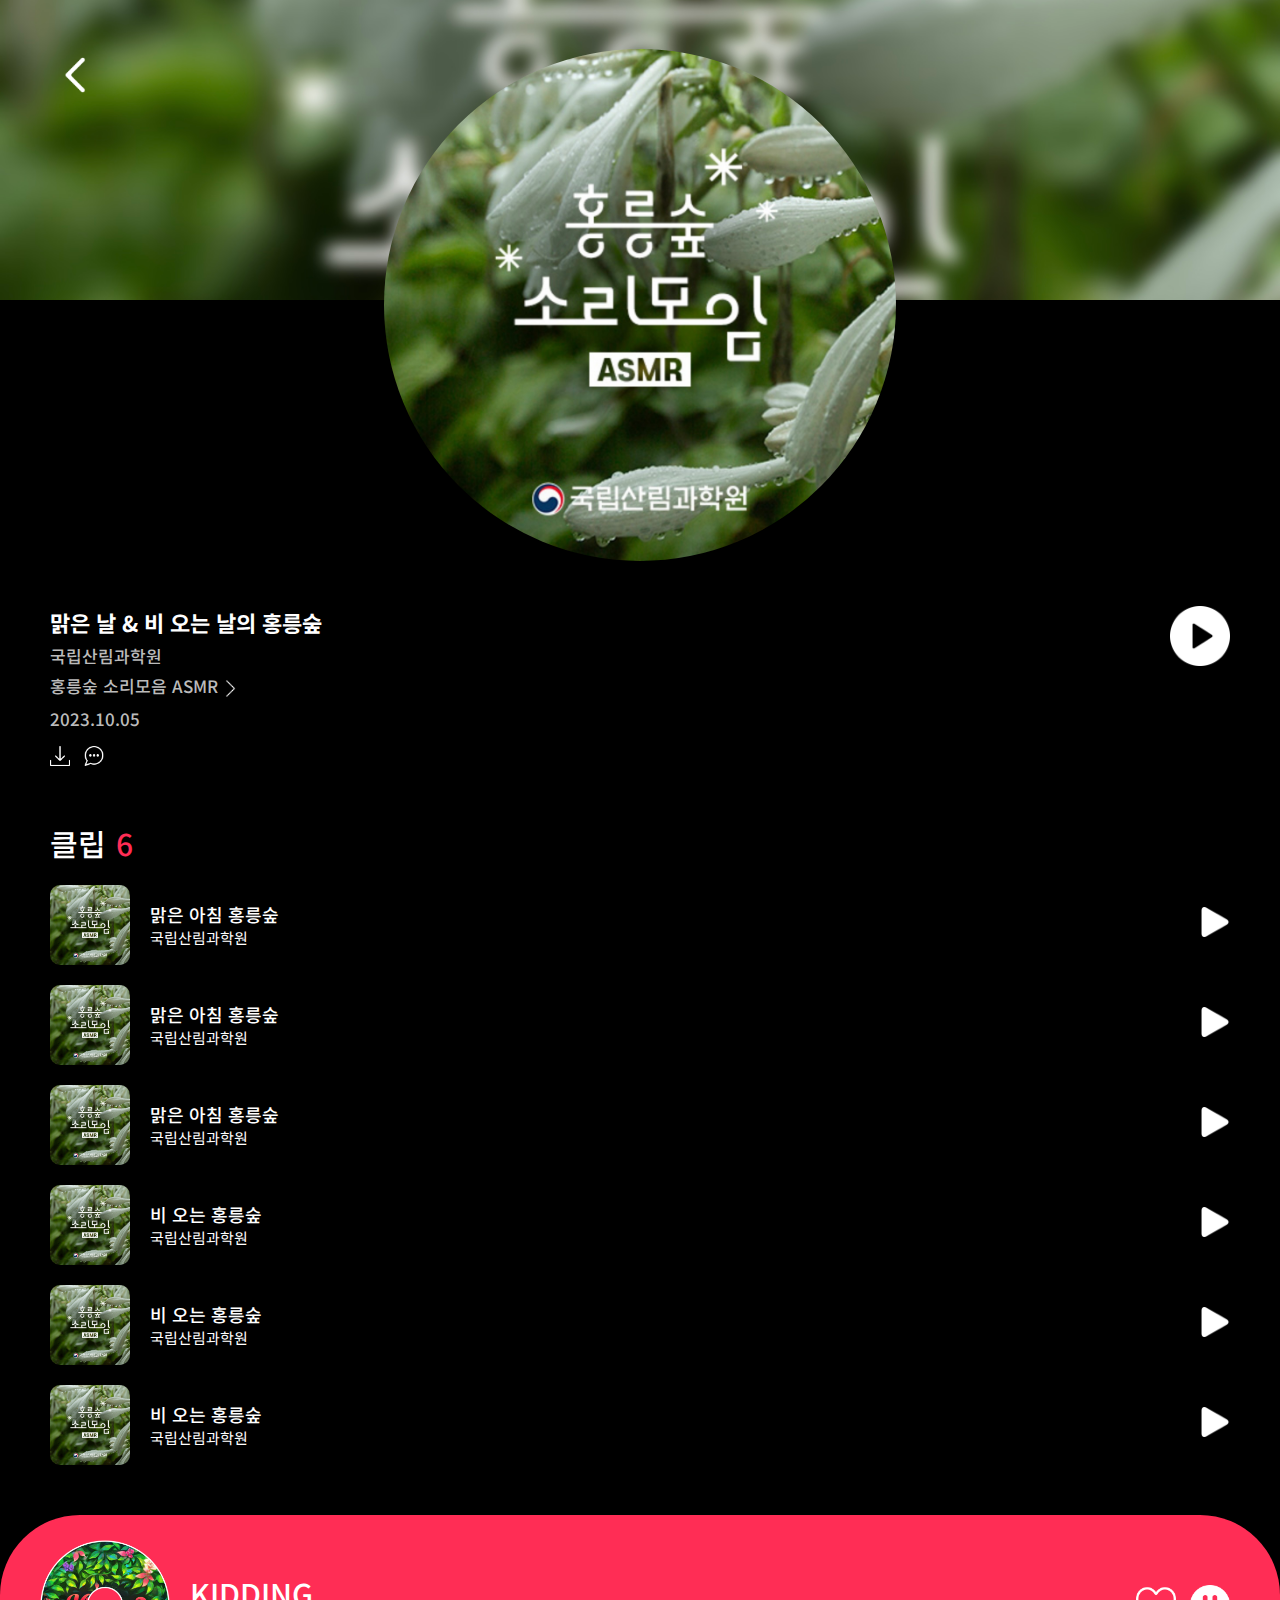
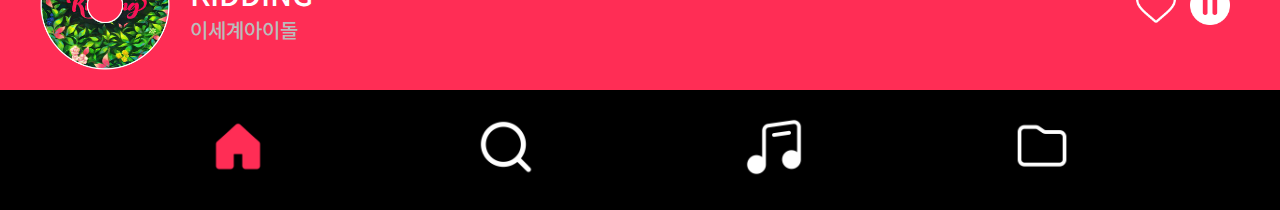
<file: audio5.html>
<!DOCTYPE html>
<html lang="ko">
<head>
    <meta charset="UTF-8">
    <meta name="viewport" content="width=device-width, initial-scale=1.0">
    <title>audio</title>
    <link rel="stylesheet" href="css/reset.css">
    <link rel="stylesheet" href="css/font.css">
    <link rel="stylesheet" href="css/audio.css">
    <link rel="stylesheet" href="https://cdn.jsdelivr.net/npm/swiper@10/swiper-bundle.min.css" />
    <script src="https://cdn.jsdelivr.net/npm/swiper@10/swiper-bundle.min.js"></script>
    <script src="js/jquery-3.7.0.min.js"></script>
    <script src="js/jquery-ui.min.js"></script>
    <script src="js/audio.js"></script>

</head>
<body>
    <div class="top_img">
        <img src="img/audio/audio5-1.jpg" alt="">
    </div>
    <!-- audio -->
    <div class="audio">
        <img src="img/audio/audio5.jpg" alt="">
    </div>
    <!-- wrap -->
    <div id="wrap">
        <!-- header -->
        <header>
            <div class="playlist_title">
                <div class="back">
                    <a href="main.html">
                        <img src="img/icon/back.png" alt="">
                    </a>
                </div>
            </div>
        </header>

        <!-- audio_area -->
        <div class="audio_area">
            <div class="audio_txt">
                <p>맑은 날 & 비 오는 날의 홍릉숲</p>
                <p>국립산림과학원</p>
                <p>홍릉숲 소리모음 ASMR<img src="img/icon/left.png" alt=""></p>
                <p>2023.10.05</p>
                <div class="audio_icon">
                    <a href="#"><img src="img/icon/download.png" alt=""></a>
                    <a href="#"><img src="img/icon/chat.png" alt=""></a>
                </div>
            </div>
            <div class="audio_play">
                <a href="#">
                    <img src="img/icon/play-button.png" alt="">
                </a>
            </div>
        </div>

        <!-- clip -->
        <div class="clip">
            <h2>클립<span>6</span></h2>
            <div class="clip_list">
                <div class="clip_box">
                    <img class="clip_img" src="img/audio/audio5.jpg" alt="">
                    <div class="clip_txt">
                        <p>맑은 아침 홍릉숲</p>
                        <p>국립산림과학원</p>
                    </div>
                </div>
                <a href="#">
                    <img class="clip_play" src="img/icon/play.png" alt="">
                </a>
            </div>
            <div class="clip_list">
                <div class="clip_box">
                    <img class="clip_img" src="img/audio/audio5.jpg" alt="">
                    <div class="clip_txt">
                        <p>맑은 아침 홍릉숲</p>
                        <p>국립산림과학원</p>
                    </div>
                </div>
                <a href="#">
                    <img class="clip_play" src="img/icon/play.png" alt="">
                </a>
            </div>
            <div class="clip_list">
                <div class="clip_box">
                    <img class="clip_img" src="img/audio/audio5.jpg" alt="">
                    <div class="clip_txt">
                        <p>맑은 아침 홍릉숲</p>
                        <p>국립산림과학원</p>
                    </div>
                </div>
                <a href="#">
                    <img class="clip_play" src="img/icon/play.png" alt="">
                </a>
            </div>
            <div class="clip_list">
                <div class="clip_box">
                    <img class="clip_img" src="img/audio/audio5.jpg" alt="">
                    <div class="clip_txt">
                        <p>비 오는 홍릉숲</p>
                        <p>국립산림과학원</p>
                    </div>
                </div>
                <a href="#">
                    <img class="clip_play" src="img/icon/play.png" alt="">
                </a>
            </div>
            <div class="clip_list">
                <div class="clip_box">
                    <img class="clip_img" src="img/audio/audio5.jpg" alt="">
                    <div class="clip_txt">
                        <p>비 오는 홍릉숲</p>
                        <p>국립산림과학원</p>
                    </div>
                </div>
                <a href="#">
                    <img class="clip_play" src="img/icon/play.png" alt="">
                </a>
            </div>
            <div class="clip_list">
                <div class="clip_box">
                    <img class="clip_img" src="img/audio/audio5.jpg" alt="">
                    <div class="clip_txt">
                        <p>비 오는 홍릉숲</p>
                        <p>국립산림과학원</p>
                    </div>
                </div>
                <a href="#">
                    <img class="clip_play" src="img/icon/play.png" alt="">
                </a>
            </div>
        </div>
    </div>
    
    <!-- play_music -->
    <div class="play_music">
        <a href="play.html">
            <div class="play">
                <div class="play_album">
                    <img src="img/album_play/album_play1.png" alt="">
                </div>
                <div class="play_txt">
                    <p>KIDDING</p>
                    <p>이세계아이돌</p>
                </div>
                <div class="play_icon">
                    <img id="heart" src="img/icon/heart_w.png" alt="">
                    <img id="heart_btn" src="img/icon/heart_w_btn.png" alt="">
                    <img id="pause" src="img/icon/pause-button.png" alt="">
                    <img id="pause_btn" src="img/icon/play-button.png" alt="">
                </div>
            </div>
        </a>
    </div>

        <!-- footer -->
        <footer>
            <div class="footer_icon">
                <div class="home_icon">
                    <a href="main.html">
                        <img src="img/icon/home_btn.png" alt="">
                    </a>
                </div>
                <div class="search_icon">
                    <a href="search.html">
                        <img src="img/icon/search.png" alt="">
                    </a>
                </div>
                <div class="list_icon">
                    <a href="playlist.html">
                        <img src="img/icon/music.png" alt="">
                    </a>
                </div>
                <div class="folder_icon">
                    <a href="storage.html">
                        <img src="img/icon/folder.png" alt="">
                    </a>
                </div>
            </div>
        </footer>
</body>
</html>
</file>
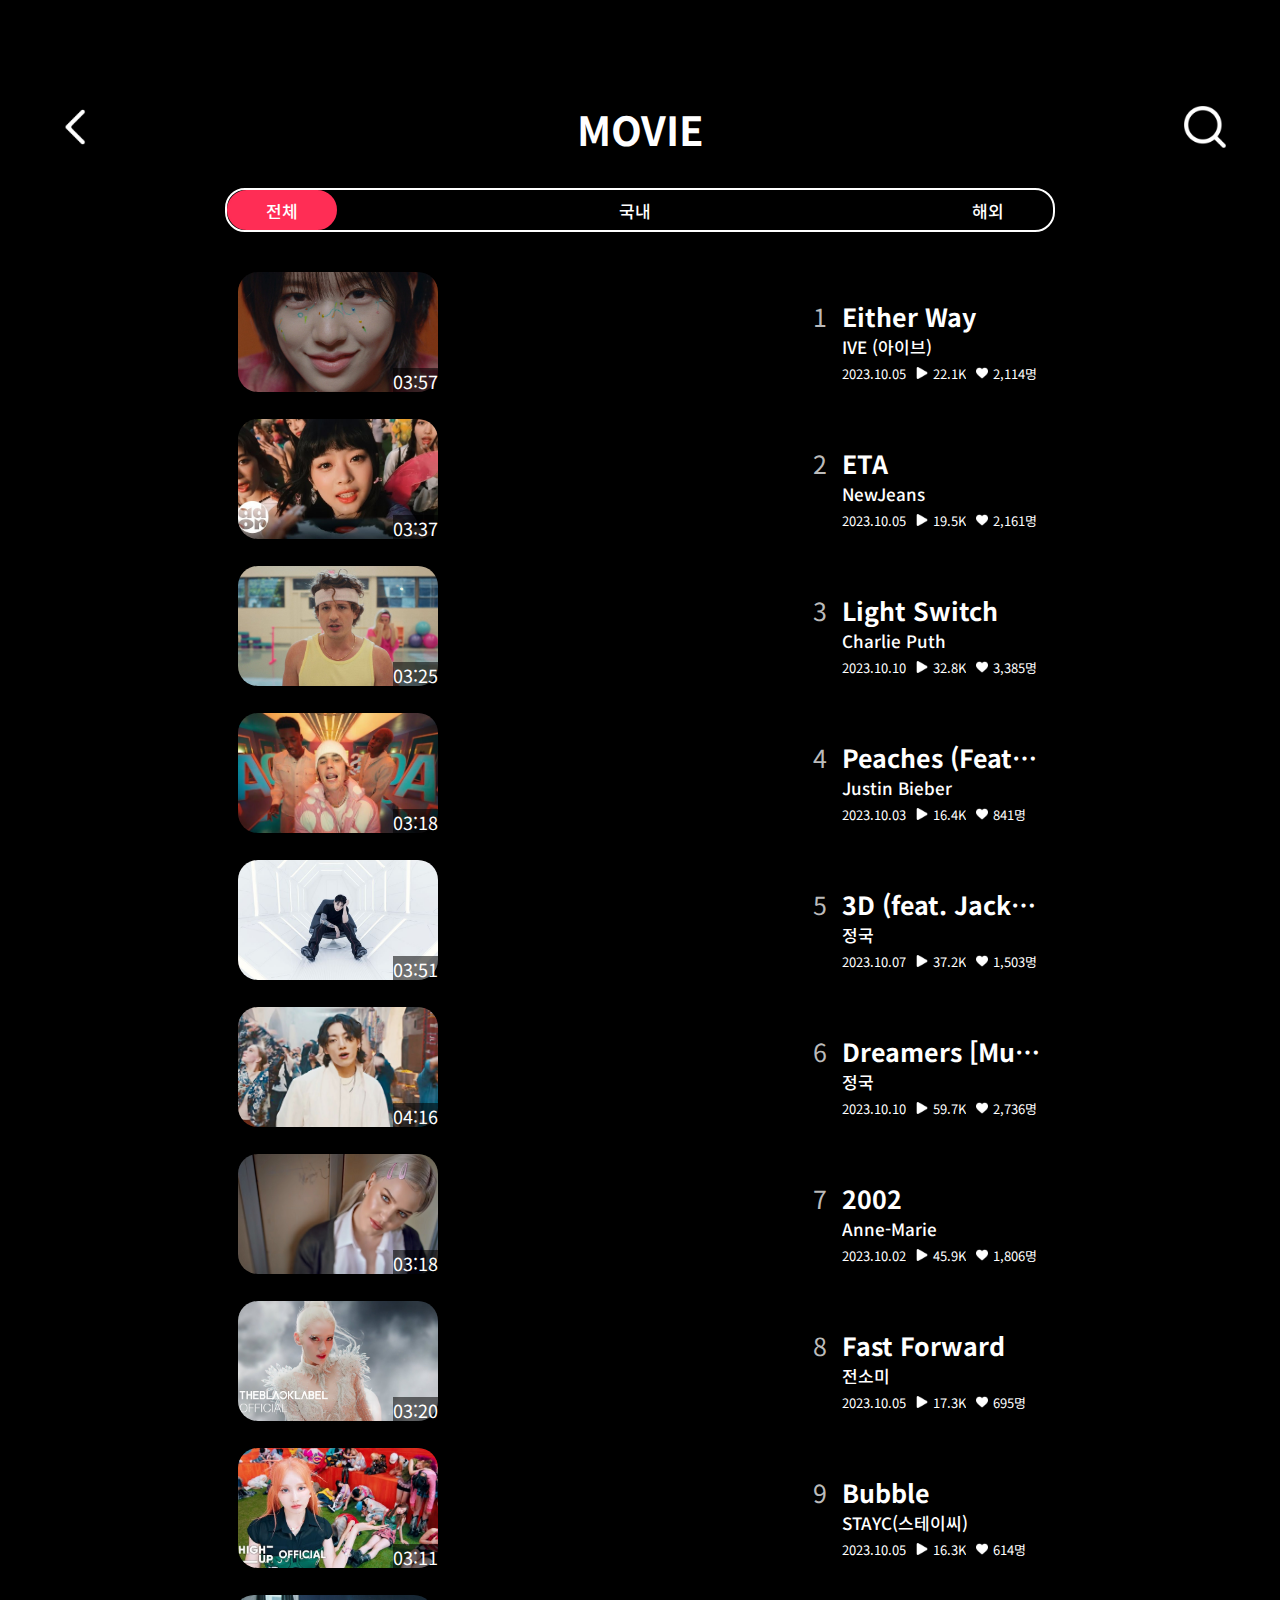
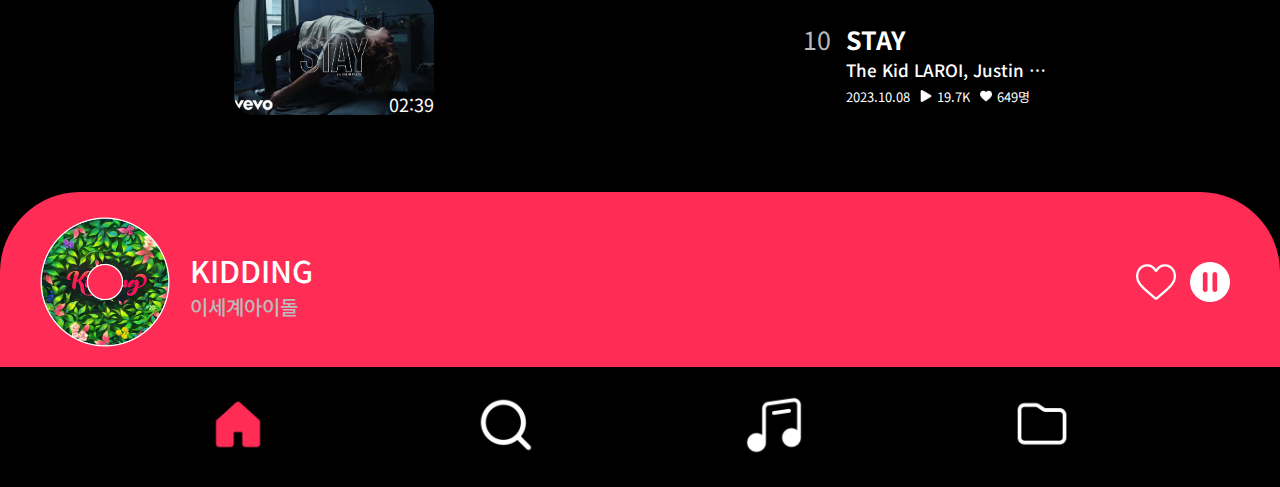
<file: movie.html>
<!DOCTYPE html>
<html lang="ko">
<head>
    <meta charset="UTF-8">
    <meta name="viewport" content="width=device-width, initial-scale=1.0">
    <title>movie</title>
    <link rel="stylesheet" href="css/reset.css">
    <link rel="stylesheet" href="css/font.css">
    <link rel="stylesheet" href="css/movie.css">
    <link rel="stylesheet" href="https://cdn.jsdelivr.net/npm/swiper@10/swiper-bundle.min.css" />
    <script src="https://cdn.jsdelivr.net/npm/swiper@10/swiper-bundle.min.js"></script>
    <script src="js/jquery-3.7.0.min.js"></script>
    <script src="js/jquery-ui.min.js"></script>
    <script src="js/movie.js"></script>

</head>
<body>
    <div id="wrap">
        <!-- header -->
        <header>
            <div class="playlist_title">
                <div class="back">
                    <a href="main.html">
                        <img src="img/icon/back.png" alt="">
                    </a>
                </div>
                <div class="title">
                    <h2>MOVIE</h2>
                </div>
                <div class="profile">
                    <a href="search.html"><img src="img/icon/search.png" alt=""></a>
                </div>
            </div>
        </header>

        <!-- movie -->
        <div class="movie">
            <div class="movie_tab">
                <nav class="tab">
                    <ul>
                        <li class="on"><button>전체</button></li>
                        <li><button>국내</button></li>
                        <li><button>해외</button></li>
                    </ul>
                </nav>
                <div class="tab_content on">
                    <div class="movie">
                        <a href="movie1.html">
                            <div class="movie_box">
                                <div class="movie_box_img">
                                    <img src="img/movie/movie1.jpg" alt="">
                                    <p class="time">03:57</p>
                                </div>
                                <div class="movie_box_txt">
                                    <p class="score">1</p>
                                    <div class="txt">
                                        <p class="title">Either Way</p>
                                        <p class="artist">IVE (아이브)</p>
                                        <div class="txt_bottom">
                                            <p class="month">2023.10.05</p>
                                            <p class="play"><img src="img/icon/play.png" alt="">22.1K</p>
                                            <p class="like"><img src="img/icon/heart_w_btn.png" alt="">2,114명</p>
                                        </div>
                                    </div>
                                </div>
                            </div>
                        </a>
                    </div>
                    <div class="movie">
                        <a href="movie2.html">
                            <div class="movie_box">
                                <div class="movie_box_img">
                                    <img src="img/movie/movie2.jpg" alt="">
                                    <p class="time">03:37</p>
                                </div>
                                <div class="movie_box_txt">
                                    <p class="score">2</p>
                                    <div class="txt">
                                        <p class="title">ETA</p>
                                        <p class="artist">NewJeans</p>
                                        <div class="txt_bottom">
                                            <p class="month">2023.10.05</p>
                                            <p class="play"><img src="img/icon/play.png" alt="">19.5K</p>
                                            <p class="like"><img src="img/icon/heart_w_btn.png" alt="">2,161명</p>
                                        </div>
                                    </div>
                                </div>
                            </div>
                        </a>
                    </div>
                    <div class="movie">
                        <a href="movie6.html">
                            <div class="movie_box">
                                <div class="movie_box_img">
                                    <img src="img/movie/movie8.jpg" alt="">
                                    <p class="time">03:25</p>
                                </div>
                                <div class="movie_box_txt">
                                    <p class="score">3</p>
                                    <div class="txt">
                                        <p class="title">Light Switch</p>
                                        <p class="artist">Charlie Puth</p>
                                        <div class="txt_bottom">
                                            <p class="month">2023.10.10</p>
                                            <p class="play"><img src="img/icon/play.png" alt="">32.8K</p>
                                            <p class="like"><img src="img/icon/heart_w_btn.png" alt="">3,385명</p>
                                        </div>
                                    </div>
                                </div>
                            </div>
                        </a>
                    </div>
                    <div class="movie">
                        <a href="movie7.html">
                            <div class="movie_box">
                                <div class="movie_box_img">
                                    <img src="img/movie/movie9.jfif" alt="">
                                    <p class="time">03:18</p>
                                </div>
                                <div class="movie_box_txt">
                                    <p class="score">4</p>
                                    <div class="txt">
                                        <p class="title">Peaches (Feat. Daniel Caesar & Giveon)</p>
                                        <p class="artist">Justin Bieber</p>
                                        <div class="txt_bottom">
                                            <p class="month">2023.10.03</p>
                                            <p class="play"><img src="img/icon/play.png" alt="">16.4K</p>
                                            <p class="like"><img src="img/icon/heart_w_btn.png" alt="">841명</p>
                                        </div>
                                    </div>
                                </div>
                            </div>
                        </a>
                    </div>
                    <div class="movie">
                        <a href="movie3.html">
                            <div class="movie_box">
                                <div class="movie_box_img">
                                    <img src="img/movie/movie3.jpg" alt="">
                                    <p class="time">03:51</p>
                                </div>
                                <div class="movie_box_txt">
                                    <p class="score">5</p>
                                    <div class="txt">
                                        <p class="title">3D (feat. Jack Harlow)</p>
                                        <p class="artist">정국</p>
                                        <div class="txt_bottom">
                                            <p class="month">2023.10.07</p>
                                            <p class="play"><img src="img/icon/play.png" alt="">37.2K</p>
                                            <p class="like"><img src="img/icon/heart_w_btn.png" alt="">1,503명</p>
                                        </div>
                                    </div>
                                </div>
                            </div>
                        </a>
                    </div>
                    <div class="movie">
                        <a href="movie8.html">
                            <div class="movie_box">
                                <div class="movie_box_img">
                                    <img src="img/movie/movie7.jpeg" alt="">
                                    <p class="time">04:16</p>
                                </div>
                                <div class="movie_box_txt">
                                    <p class="score">6</p>
                                    <div class="txt">
                                        <p class="title">Dreamers [Music from the FIFA World Cup Qatar 2022 Official Soundtrack]</p>
                                        <p class="artist">정국</p>
                                        <div class="txt_bottom">
                                            <p class="month">2023.10.10</p>
                                            <p class="play"><img src="img/icon/play.png" alt="">59.7K</p>
                                            <p class="like"><img src="img/icon/heart_w_btn.png" alt="">2,736명</p>
                                        </div>
                                    </div>
                                </div>
                            </div>
                        </a>
                    </div>
                    <div class="movie">
                        <a href="movie9.html">
                            <div class="movie_box">
                                <div class="movie_box_img">
                                    <img src="img/movie/movie10.jpg" alt="">
                                    <p class="time">03:18</p>
                                </div>
                                <div class="movie_box_txt">
                                    <p class="score">7</p>
                                    <div class="txt">
                                        <p class="title">2002</p>
                                        <p class="artist">Anne-Marie</p>
                                        <div class="txt_bottom">
                                            <p class="month">2023.10.02</p>
                                            <p class="play"><img src="img/icon/play.png" alt="">45.9K</p>
                                            <p class="like"><img src="img/icon/heart_w_btn.png" alt="">1,806명</p>
                                        </div>
                                    </div>
                                </div>
                            </div>
                        </a>
                    </div>
                    <div class="movie">
                        <a href="movie4.html">
                            <div class="movie_box">
                                <div class="movie_box_img">
                                    <img src="img/movie/movie4.jpg" alt="">
                                    <p class="time">03:20</p>
                                </div>
                                <div class="movie_box_txt">
                                    <p class="score">8</p>
                                    <div class="txt">
                                        <p class="title">Fast Forward</p>
                                        <p class="artist">전소미</p>
                                        <div class="txt_bottom">
                                            <p class="month">2023.10.05</p>
                                            <p class="play"><img src="img/icon/play.png" alt="">17.3K</p>
                                            <p class="like"><img src="img/icon/heart_w_btn.png" alt="">695명</p>
                                        </div>
                                    </div>
                                </div>
                            </div>
                        </a>
                    </div>
                    <div class="movie">
                        <a href="movie5.html">
                            <div class="movie_box">
                                <div class="movie_box_img">
                                    <img src="img/movie/movie5.jpg" alt="">
                                    <p class="time">03:11</p>
                                </div>
                                <div class="movie_box_txt">
                                    <p class="score">9</p>
                                    <div class="txt">
                                        <p class="title">Bubble</p>
                                        <p class="artist">STAYC(스테이씨)</p>
                                        <div class="txt_bottom">
                                            <p class="month">2023.10.05</p>
                                            <p class="play"><img src="img/icon/play.png" alt="">16.3K</p>
                                            <p class="like"><img src="img/icon/heart_w_btn.png" alt="">614명</p>
                                        </div>
                                    </div>
                                </div>
                            </div>
                        </a>
                    </div>
                    <div class="movie">
                        <a href="movie10.html">
                            <div class="movie_box">
                                <div class="movie_box_img">
                                    <img src="img/movie/movie6.jpg" alt="">
                                    <p class="time">02:39</p>
                                </div>
                                <div class="movie_box_txt">
                                    <p class="score">10</p>
                                    <div class="txt">
                                        <p class="title">STAY</p>
                                        <p class="artist">The Kid LAROI, Justin Bieber</p>
                                        <div class="txt_bottom">
                                            <p class="month">2023.10.08</p>
                                            <p class="play"><img src="img/icon/play.png" alt="">19.7K</p>
                                            <p class="like"><img src="img/icon/heart_w_btn.png" alt="">649명</p>
                                        </div>
                                    </div>
                                </div>
                            </div>
                        </a>
                    </div>
                </div>
                <div class="tab_content">
                    <div class="movie">
                        <a href="movie1.html">
                            <div class="movie_box">
                                <div class="movie_box_img">
                                    <img src="img/movie/movie1.jpg" alt="">
                                    <p class="time">03:57</p>
                                </div>
                                <div class="movie_box_txt">
                                    <p class="score">1</p>
                                    <div class="txt">
                                        <p class="title">Either Way</p>
                                        <p class="artist">IVE (아이브)</p>
                                        <div class="txt_bottom">
                                            <p class="month">2023.10.05</p>
                                            <p class="play"><img src="img/icon/play.png" alt="">22.1K</p>
                                            <p class="like"><img src="img/icon/heart_w_btn.png" alt="">2,114명</p>
                                        </div>
                                    </div>
                                </div>
                            </div>
                        </a>
                    </div>
                    <div class="movie">
                        <a href="movie2.html">
                            <div class="movie_box">
                                <div class="movie_box_img">
                                    <img src="img/movie/movie2.jpg" alt="">
                                    <p class="time">03:37</p>
                                </div>
                                <div class="movie_box_txt">
                                    <p class="score">2</p>
                                    <div class="txt">
                                        <p class="title">ETA</p>
                                        <p class="artist">NewJeans</p>
                                        <div class="txt_bottom">
                                            <p class="month">2023.10.05</p>
                                            <p class="play"><img src="img/icon/play.png" alt="">19.5K</p>
                                            <p class="like"><img src="img/icon/heart_w_btn.png" alt="">2,161명</p>
                                        </div>
                                    </div>
                                </div>
                            </div>
                        </a>
                    </div>
                    <div class="movie">
                        <a href="movie3.html">
                            <div class="movie_box">
                                <div class="movie_box_img">
                                    <img src="img/movie/movie3.jpg" alt="">
                                    <p class="time">03:51</p>
                                </div>
                                <div class="movie_box_txt">
                                    <p class="score">3</p>
                                    <div class="txt">
                                        <p class="title">3D (feat. Jack Harlow)</p>
                                        <p class="artist">정국</p>
                                        <div class="txt_bottom">
                                            <p class="month">2023.10.07</p>
                                            <p class="play"><img src="img/icon/play.png" alt="">37.2K</p>
                                            <p class="like"><img src="img/icon/heart_w_btn.png" alt="">1,503명</p>
                                        </div>
                                    </div>
                                </div>
                            </div>
                        </a>
                    </div>
                    <div class="movie">
                        <a href="movie4.html">
                            <div class="movie_box">
                                <div class="movie_box_img">
                                    <img src="img/movie/movie4.jpg" alt="">
                                    <p class="time">03:20</p>
                                </div>
                                <div class="movie_box_txt">
                                    <p class="score">4</p>
                                    <div class="txt">
                                        <p class="title">Fast Forward</p>
                                        <p class="artist">전소미</p>
                                        <div class="txt_bottom">
                                            <p class="month">2023.10.05</p>
                                            <p class="play"><img src="img/icon/play.png" alt="">17.3K</p>
                                            <p class="like"><img src="img/icon/heart_w_btn.png" alt="">695명</p>
                                        </div>
                                    </div>
                                </div>
                            </div>
                        </a>
                    </div>
                    <div class="movie">
                        <a href="movie5.html">
                            <div class="movie_box">
                                <div class="movie_box_img">
                                    <img src="img/movie/movie5.jpg" alt="">
                                    <p class="time">03:11</p>
                                </div>
                                <div class="movie_box_txt">
                                    <p class="score">5</p>
                                    <div class="txt">
                                        <p class="title">Bubble</p>
                                        <p class="artist">STAYC(스테이씨)</p>
                                        <div class="txt_bottom">
                                            <p class="month">2023.10.05</p>
                                            <p class="play"><img src="img/icon/play.png" alt="">16.3K</p>
                                            <p class="like"><img src="img/icon/heart_w_btn.png" alt="">614명</p>
                                        </div>
                                    </div>
                                </div>
                            </div>
                        </a>
                    </div>
                </div>
                <div class="tab_content">
                    <div class="movie">
                        <a href="movie6.html">
                            <div class="movie_box">
                                <div class="movie_box_img">
                                    <img src="img/movie/movie8.jpg" alt="">
                                    <p class="time">03:25</p>
                                </div>
                                <div class="movie_box_txt">
                                    <p class="score">1</p>
                                    <div class="txt">
                                        <p class="title">Light Switch</p>
                                        <p class="artist">Charlie Puth</p>
                                        <div class="txt_bottom">
                                            <p class="month">2023.10.10</p>
                                            <p class="play"><img src="img/icon/play.png" alt="">32.8K</p>
                                            <p class="like"><img src="img/icon/heart_w_btn.png" alt="">3,385명</p>
                                        </div>
                                    </div>
                                </div>
                            </div>
                        </a>
                    </div>
                    <div class="movie">
                        <a href="movie7.html">
                            <div class="movie_box">
                                <div class="movie_box_img">
                                    <img src="img/movie/movie9.jfif" alt="">
                                    <p class="time">03:18</p>
                                </div>
                                <div class="movie_box_txt">
                                    <p class="score">2</p>
                                    <div class="txt">
                                        <p class="title">Peaches (Feat. Daniel Caesar & Giveon)</p>
                                        <p class="artist">Justin Bieber</p>
                                        <div class="txt_bottom">
                                            <p class="month">2023.10.03</p>
                                            <p class="play"><img src="img/icon/play.png" alt="">16.4K</p>
                                            <p class="like"><img src="img/icon/heart_w_btn.png" alt="">841명</p>
                                        </div>
                                    </div>
                                </div>
                            </div>
                        </a>
                    </div>
                    <div class="movie">
                        <a href="movie8.html">
                            <div class="movie_box">
                                <div class="movie_box_img">
                                    <img src="img/movie/movie7.jpeg" alt="">
                                    <p class="time">04:16</p>
                                </div>
                                <div class="movie_box_txt">
                                    <p class="score">3</p>
                                    <div class="txt">
                                        <p class="title">Dreamers [Music from the FIFA World Cup Qatar 2022 Official Soundtrack]</p>
                                        <p class="artist">정국</p>
                                        <div class="txt_bottom">
                                            <p class="month">2023.10.10</p>
                                            <p class="play"><img src="img/icon/play.png" alt="">59.7K</p>
                                            <p class="like"><img src="img/icon/heart_w_btn.png" alt="">2,736명</p>
                                        </div>
                                    </div>
                                </div>
                            </div>
                        </a>
                    </div>
                    <div class="movie">
                        <a href="movie9.html">
                            <div class="movie_box">
                                <div class="movie_box_img">
                                    <img src="img/movie/movie10.jpg" alt="">
                                    <p class="time">03:18</p>
                                </div>
                                <div class="movie_box_txt">
                                    <p class="score">4</p>
                                    <div class="txt">
                                        <p class="title">2002</p>
                                        <p class="artist">Anne-Marie</p>
                                        <div class="txt_bottom">
                                            <p class="month">2023.10.02</p>
                                            <p class="play"><img src="img/icon/play.png" alt="">45.9K</p>
                                            <p class="like"><img src="img/icon/heart_w_btn.png" alt="">1,806명</p>
                                        </div>
                                    </div>
                                </div>
                            </div>
                        </a>
                    </div>
                    <div class="movie">
                        <a href="movie10.html">
                            <div class="movie_box">
                                <div class="movie_box_img">
                                    <img src="img/movie/movie6.jpg" alt="">
                                    <p class="time">02:39</p>
                                </div>
                                <div class="movie_box_txt">
                                    <p class="score">10</p>
                                    <div class="txt">
                                        <p class="title">STAY</p>
                                        <p class="artist">The Kid LAROI, Justin Bieber</p>
                                        <div class="txt_bottom">
                                            <p class="month">2023.10.08</p>
                                            <p class="play"><img src="img/icon/play.png" alt="">19.7K</p>
                                            <p class="like"><img src="img/icon/heart_w_btn.png" alt="">649명</p>
                                        </div>
                                    </div>
                                </div>
                            </div>
                        </a>
                    </div>
                </div>
            </div>
        </div>
    </div>
    
    <!-- play_music -->
    <div class="play_music">
        <a href="play.html">
            <div class="play">
                <div class="play_album">
                    <img src="img/album_play/album_play1.png" alt="">
                </div>
                <div class="play_txt">
                    <p>KIDDING</p>
                    <p>이세계아이돌</p>
                </div>
                <div class="play_icon">
                    <img id="heart" src="img/icon/heart_w.png" alt="">
                    <img id="heart_btn" src="img/icon/heart_w_btn.png" alt="">
                    <img id="pause" src="img/icon/pause-button.png" alt="">
                    <img id="pause_btn" src="img/icon/play-button.png" alt="">
                </div>
            </div>
        </a>
    </div>

        <!-- footer -->
        <footer>
            <div class="footer_icon">
                <div class="home_icon">
                    <a href="main.html">
                        <img src="img/icon/home_btn.png" alt="">
                    </a>
                </div>
                <div class="search_icon">
                    <a href="search.html">
                        <img src="img/icon/search.png" alt="">
                    </a>
                </div>
                <div class="list_icon">
                    <a href="playlist.html">
                        <img src="img/icon/music.png" alt="">
                    </a>
                </div>
                <div class="folder_icon">
                    <a href="storage.html">
                        <img src="img/icon/folder.png" alt="">
                    </a>
                </div>
            </div>
        </footer>
</body>
</html>
</file>
<file: css/font.css>
@charset 'utf-8';

@import url('https://fonts.googleapis.com/css2?family=Noto+Sans+KR:wght@100;200;300;400;500;600;700;800;900&display=swap');
@font-face {
    font-family: 'Pretendard-Regular';
    src: url('https://cdn.jsdelivr.net/gh/Project-Noonnu/noonfonts_2107@1.1/Pretendard-Regular.woff') format('woff');
    font-weight: 400;
    font-style: normal;
}
</file>
<file: css/album.css>
@charset "utf-8";

body {
    font-family: 'Noto Sans KR', sans-serif;
    width: 100vw;
    height: 100vh;
    background-color: black;
    color: #fff;
}

#wrap{
    padding:100px 50px 50px 50px;
    box-sizing: border-box;
}
/* header */
header {
    margin-bottom: 20px;
}
.playlist_title {
    width: 100%;
    display: flex;
    justify-content: space-between;
    align-items: center
}
header .back {
    width: 50px;
    height: auto;
}
header .back img {
    width: 100%;
}
header .title h2 {
    font-size: 40px;
}
header .profile {
    width: 50px;
    height: auto;
}
header .profile img {
    width: 100%;
}
/*tab */
.tab {
    padding:10px 0 40px;
}
.tab ul {
    display: flex;
    justify-content: space-between;
    align-items: center;
    width: 70%;
    margin: 0 auto;
    border: 2px solid #fff;
    border-radius: 20px;
}
.tab ul li {
    position: relative;
    margin-right: 10px;
} 
.tab ul li.on {
    z-index: 2;
}
.tab ul li button {
    font-family: 'Noto Sans KR', sans-serif;
    display: flex;
    justify-content: center;
    align-items: center;
    width: 110px;
    height: 40px;
    font-size: 17px;
    font-weight: 500;
    background: none;
    color: #fff;
    border: none;
    box-sizing: border-box;
}
.tab ul li.on button {
    border: 2px solid #ff2d55;
    border-radius: 20px;
    background: #ff2d55;
}
.tab_content {
    text-align: center;
    font-size: 60px;
    display: none;
}
.tab_content.on {display: block;}


/* album */
.album {
    margin-bottom: 10px;
}
.album .album_box {
    display: flex;
    justify-content: space-around;
    align-items: center;
}
.album .album_box .album_box_img img {
    width: 180px;
    border-radius: 30px;
}
.album .album_box .album_box_txt {
    text-align: left;
    width: 200px;
}
.album .album_box .album_box_txt p {
overflow: hidden;
text-overflow: ellipsis;
white-space: nowrap;  
}
.album .album_box .album_box_txt .title {
    font-size: 25px;
    font-weight: bold;
}
.album .album_box .album_box_txt .artist {
    font-size: 17px;
    font-weight: 500;
    margin-bottom: 5px;
}
.album .album_box .star_area {
    display: flex;
    align-items: center;
    margin-bottom: 5px;
}
.album .album_box .star_area .star {
    display: flex;
}
.album .album_box .star_area .star img {
    width: 13px;
    height: 13px;
    margin-right: 5px;
}
.album .album_box .star_area .score {
    font-size: 15px;
}
.album .album_box .star_area span {
    content: '';
    background-color: #fff;
    width: 1px;
    height: 15px;
    margin: 0 10px;
}
.album .album_box .star_area .like {
    font-size: 15px;
}
.album .album_box .album_box_txt .month {
    font-size: 15px;
}
.album .album_box .more img {
    height: 40px;
}
/* play_music */
.play_music {
    background: #ff2d55;
    padding: 15px 40px;
    border-radius: 80px 80px 0 0;
}
.play_music .play {
    display: flex;
    align-items: center;
    margin-top: 10px;
}
.play_music .play .play_album img {
    width: 130px;
}
.play_music .play .play_txt p {
    margin-left: 20px;
}
.play_music .play .play_txt p:first-child {
    font-size: 30px;
    font-weight: 500;
}
.play_music .play .play_txt p:last-child {
    font-size: 20px;
    font-weight: 500;
    color: #bbb;
}
.play_music .play .play_icon {
    position: absolute;
    right: 50px;
}
.play_music .play .play_icon img {
    width:40px;
    margin-left: 10px;
}

/* footer */
.footer_icon {
    background: #000;
    width: 100%;
    height: 120px;
    display: flex;
    align-items: center;
    justify-content: space-evenly;
}
.footer_icon img {
    width: 60px;
}
</file>
<file: css/albumdetail.css>
@charset "utf-8";

body {
    font-family: 'Noto Sans KR', sans-serif;
    width: 100vw;
    height: 100vh;
    background-color: black;
    color: #fff;
}

.top_img img {
    width: 100%;
    height: 300px;
    object-fit: cover;
}
/* album */
.album {
    z-index: 100;
    text-align: center;
    margin-top: -20%;
}
.album img {
    width: 40%;
    border-radius: 50%;
}

#wrap{
    padding:20px 50px 50px 50px;
    box-sizing: border-box;
}
/* header */
header {
    margin-bottom: 20px;
}
.playlist_title {
    width: 100%;
    display: flex;
    justify-content: space-between;
    align-items: center
}
header .back {
    position: absolute;
    top: 50px;
    width: 50px;
    height: auto;
}
header .back img {
    width: 100%;
}

/* album_area */
.album_area {
    display: flex;
    justify-content: space-between;
}
.album_area .album_txt {
    margin-bottom: 15px;
}
.album_area .album_txt p {
    margin-bottom: 5px;
}
.album_area .album_txt p:first-child {
    font-size: 28px;
    font-weight: bold;
}
.album_area .album_txt p:nth-child(2) {
    font-size: 18px;
    font-weight: 500;
    color: #bbb;
}
.album_area .album_txt p:nth-child(2) img {
    width: 25px;
    vertical-align: middle;
    color: #bbb;
}
.album_area .album_play img {
    width: 60px;
}
.album_area .album_txt p:nth-child(4) {
    font-size: 17px;
    font-weight: 500;
    color: #bbb;
    margin-bottom: 15px;
}
.album_icon img {
    width: 23px;
    margin-right: 10px;
}
.album_icon {
    display: flex;
    justify-content: space-between;
}
.album_icon .right_icon a{
    display: flex;
    vertical-align: middle;
}
/* music */
.music {
    margin-top: 50px;
}
.music h2 {
    font-size: 30px;
    font-weight: 500;
    margin-bottom: 20px;
}
.music h2 span {
    margin: 0 10px;
    color: #ff2d55;
}
.play {
    display: flex;
    margin: 30px 0;
}
.play .selection {
    margin-right: 30px;
}
.play .selection a {
    display: flex;
    align-items: center;
}
.play .selection a img {
    width: 15px;
    height: 15px;
    margin-right: 5px;
}
.play .selection a p {
    font-size: 14px;
}
.play .listen a {
    display: flex;
    align-items: center;
}
.play .listen a img {
    width: 13px;
    height: 13px;
    margin-right: 5px;
}
.play .listen a p {
    font-size: 14px;
}
.music_list {
    margin-top: 30px;
    display: flex;
    align-items: center;
    justify-content: space-between;
}
.music_box {
    display: flex;
    align-items: center;
}
.music_box .num {
    font-size: 20px;
    font-weight: 500;
    margin-right: 10px;
}
.music_box .music_txt {
    margin-left: 20px;
}
.music_box .music_txt p:first-child {
    font-size: 20px;
    font-weight: 500;
}
.music_box .music_txt p:first-child span {
    font-size: 15px;
    color: #ff2d55;
    font-weight: 500;
    margin-right: 10px;
}
.music_box .music_txt p:last-child {
    font-size: 18px;
}
.music_list .music_play {
    width: 25px;
    height: 25px;
}

/* play_music */
.play_music {
    background: #ff2d55;
    padding: 15px 40px;
    border-radius: 80px 80px 0 0;
}
.play_music .play {
    display: flex;
    align-items: center;
    margin-top: 10px;
}
.play_music .play .play_album img {
    width: 130px;
}
.play_music .play .play_txt p {
    margin-left: 20px;
}
.play_music .play .play_txt p:first-child {
    font-size: 30px;
    font-weight: 500;
}
.play_music .play .play_txt p:last-child {
    font-size: 20px;
    font-weight: 500;
    color: #bbb;
}
.play_music .play .play_icon {
    position: absolute;
    right: 50px;
}
.play_music .play .play_icon img {
    width:40px;
    margin-left: 10px;
}

/* footer */
.footer_icon {
    background: #000;
    width: 100%;
    height: 120px;
    display: flex;
    align-items: center;
    justify-content: space-evenly;
}
.footer_icon img {
    width: 60px;
}
</file>
<file: css/audio.css>
@charset "utf-8";

body {
    font-family: 'Noto Sans KR', sans-serif;
    width: 100vw;
    height: 100vh;
    background-color: black;
    color: #fff;
}

.top_img img {
    width: 100%;
    height: 300px;
    object-fit: cover;
}
/* audio */
.audio {
    z-index: 100;
    text-align: center;
    margin-top: -20%;
}
.audio img {
    width: 40%;
    border-radius: 50%;
}

#wrap{
    padding:20px 50px 50px 50px;
    box-sizing: border-box;
}
/* header */
header {
    margin-bottom: 20px;
}
.playlist_title {
    width: 100%;
    display: flex;
    justify-content: space-between;
    align-items: center
}
header .back {
    position: absolute;
    top: 50px;
    width: 50px;
    height: auto;
}
header .back img {
    width: 100%;
}

/* audio_area */
.audio_area {
    display: flex;
    justify-content: space-between;
}
.audio_area .audio_txt p {
    margin-bottom: 5px;
}
.audio_area .audio_txt p:first-child {
    font-size: 22px;
    font-weight: bold;
}
.audio_area .audio_txt p:nth-child(2) {
    font-size: 17px;
    font-weight: 500;
    color: #bbb;
}
.audio_area .audio_txt p:nth-child(3) {
    font-size: 17px;
    font-weight: 500;
    color: #bbb;
}
.audio_area .audio_txt p:nth-child(3) img {
    width: 25px;
    vertical-align: middle;
    color: #bbb;
}
.audio_area .audio_play img {
    width: 60px;
}
.audio_area .audio_txt p:nth-child(4) {
    font-size: 17px;
    font-weight: 500;
    color: #bbb;
    margin-bottom: 15px;
}
.audio_area .audio_icon img {
    width: 20px;
    margin-right: 10px;
}

/* clip */
.clip {
    margin-top: 50px;
}
.clip h2 {
    font-size: 30px;
    font-weight: 500;
    margin-bottom: 20px;
}
.clip h2 span {
    margin: 0 10px;
    color: #ff2d55;
}
.clip_list {
    margin-top: 20px;
    display: flex;
    align-items: center;
    justify-content: space-between;
}
.clip_box {
    display: flex;
    align-items: center;
}
.clip_box .clip_img {
    width: 80px;
    height: 80px;
    border-radius: 10px;
}
.clip_box .clip_txt {
    margin-left: 20px;
}
.clip_box .clip_txt p:first-child {
    font-size: 18px;
    font-weight: 500;
}
.clip_box .clip_txt p:last-child {
    font-size: 15px;
}
.clip_list .clip_play {
    width: 30px;
    height: 30px;
}

/* play_music */
.play_music {
    background: #ff2d55;
    padding: 15px 40px;
    border-radius: 80px 80px 0 0;
}
.play_music .play {
    display: flex;
    align-items: center;
    margin-top: 10px;
}
.play_music .play .play_album img {
    width: 130px;
}
.play_music .play .play_txt p {
    margin-left: 20px;
}
.play_music .play .play_txt p:first-child {
    font-size: 30px;
    font-weight: 500;
}
.play_music .play .play_txt p:last-child {
    font-size: 20px;
    font-weight: 500;
    color: #bbb;
}
.play_music .play .play_icon {
    position: absolute;
    right: 50px;
}
.play_music .play .play_icon img {
    width:40px;
    margin-left: 10px;
}

/* footer */
.footer_icon {
    background: #000;
    width: 100%;
    height: 120px;
    display: flex;
    align-items: center;
    justify-content: space-evenly;
}
.footer_icon img {
    width: 60px;
}
</file>
<file: css/movie.css>
@charset "utf-8";

body {
    font-family: 'Noto Sans KR', sans-serif;
    width: 100vw;
    height: 100vh;
    background-color: black;
    color: #fff;
}

#wrap{
    padding:100px 50px 50px 50px;
    box-sizing: border-box;
}
/* header */
header {
    margin-bottom: 20px;
}
.playlist_title {
    width: 100%;
    display: flex;
    justify-content: space-between;
    align-items: center
}
header .back {
    width: 50px;
    height: auto;
}
header .back img {
    width: 100%;
}
header .title h2 {
    font-size: 40px;
}
header .profile {
    width: 50px;
    height: auto;
}
header .profile img {
    width: 100%;
}
/*tab */
.tab {
    padding:10px 0 40px;
}
.tab ul {
    display: flex;
    justify-content: space-between;
    align-items: center;
    width: 70%;
    margin: 0 auto;
    border: 2px solid #fff;
    border-radius: 20px;
}
.tab ul li {
    position: relative;
    margin-right: 10px;
} 
.tab ul li.on {
    z-index: 2;
}
.tab ul li button {
    font-family: 'Noto Sans KR', sans-serif;
    display: flex;
    justify-content: center;
    align-items: center;
    width: 110px;
    height: 40px;
    font-size: 17px;
    font-weight: 500;
    background: none;
    color: #fff;
    border: none;
    box-sizing: border-box;
}
.tab ul li.on button {
    border: 2px solid #ff2d55;
    border-radius: 20px;
    background: #ff2d55;
}
.tab_content {
    text-align: center;
    font-size: 60px;
    display: none;
}
.tab_content.on {display: block;}


/* movie */
.movie {
    margin-bottom: 10px;
}
.movie .movie_box {
    display: flex;
    justify-content: space-around;
    align-items: center;
}
.movie .movie_box .movie_box_img {
    position: relative;
}
.movie .movie_box .movie_box_img img {
    width: 200px;
    height: 120px;
    object-fit: cover;
    border-radius: 20px;
}
.movie .movie_box .movie_box_img .time {
    position: absolute;
    font-size: 18px;
    background-color: #0000008b;
    right: 0; bottom: 15px;
}
.movie .movie_box .movie_box_txt {
    display: flex;
}
.movie .movie_box .movie_box_txt .score {
    font-size: 25px;
    margin-right: 15px;
    color: #bbb;
}
.movie .movie_box .movie_box_txt .txt {
    text-align: left;
    width: 200px;
}
.movie .movie_box .movie_box_txt p {
    overflow: hidden;
    text-overflow: ellipsis;
    white-space: nowrap;  
}
.movie .movie_box .movie_box_txt .title {
    font-size: 25px;
    font-weight: bold;
}
.movie .movie_box .movie_box_txt .artist {
    font-size: 17px;
    font-weight: 500;
    margin-bottom: 5px;
}
.movie .movie_box .movie_box_txt .txt_bottom {
    display: flex;
    font-size: 13px;
}
.movie .movie_box .movie_box_txt .txt_bottom img {
    width: 12px;
    margin-right: 5px;
}
.movie .movie_box .movie_box_txt .txt_bottom .play {
   margin: 0 10px;
}
/* play_music */
.play_music {
    background: #ff2d55;
    padding: 15px 40px;
    border-radius: 80px 80px 0 0;
}
.play_music .play {
    display: flex;
    align-items: center;
    margin-top: 10px;
}
.play_music .play .play_album img {
    width: 130px;
}
.play_music .play .play_txt p {
    margin-left: 20px;
}
.play_music .play .play_txt p:first-child {
    font-size: 30px;
    font-weight: 500;
}
.play_music .play .play_txt p:last-child {
    font-size: 20px;
    font-weight: 500;
    color: #bbb;
}
.play_music .play .play_icon {
    position: absolute;
    right: 50px;
}
.play_music .play .play_icon img {
    width:40px;
    margin-left: 10px;
}

/* footer */
.footer_icon {
    background: #000;
    width: 100%;
    height: 120px;
    display: flex;
    align-items: center;
    justify-content: space-evenly;
}
.footer_icon img {
    width: 60px;
}
</file>
